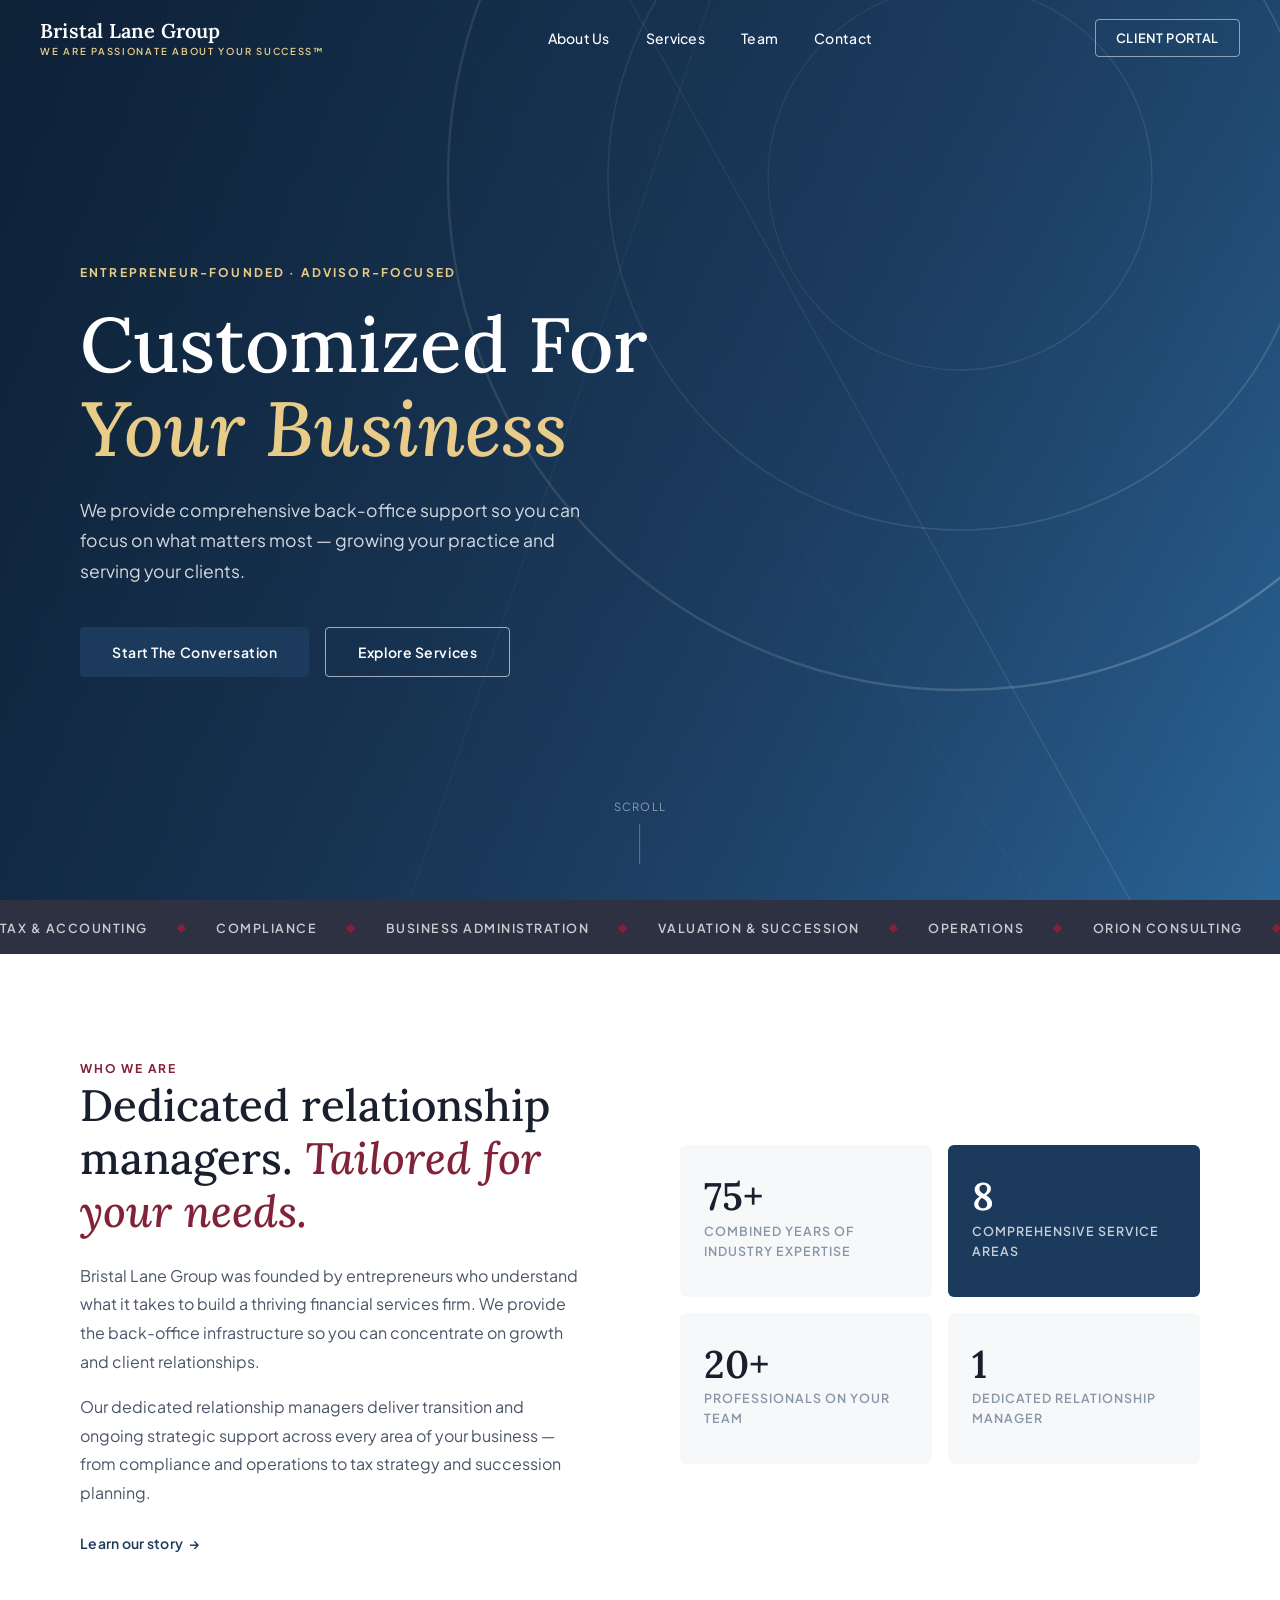
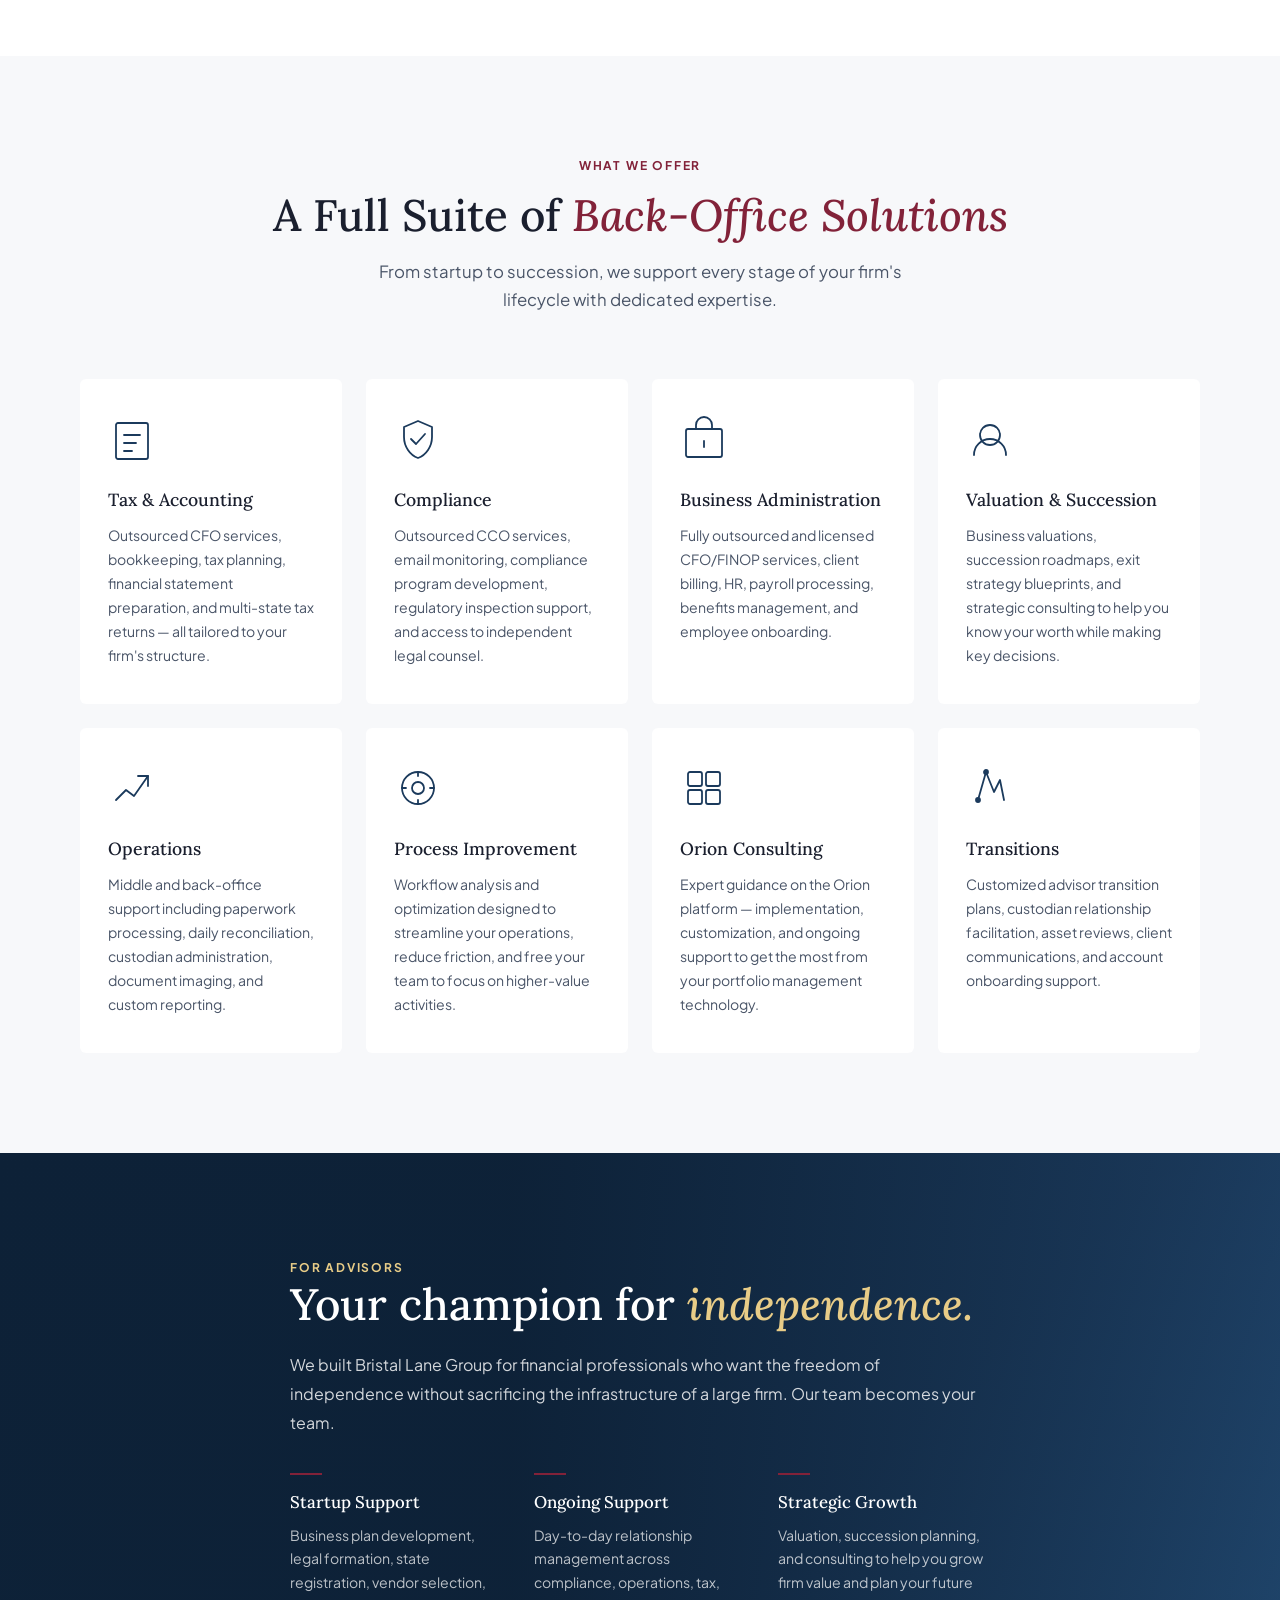
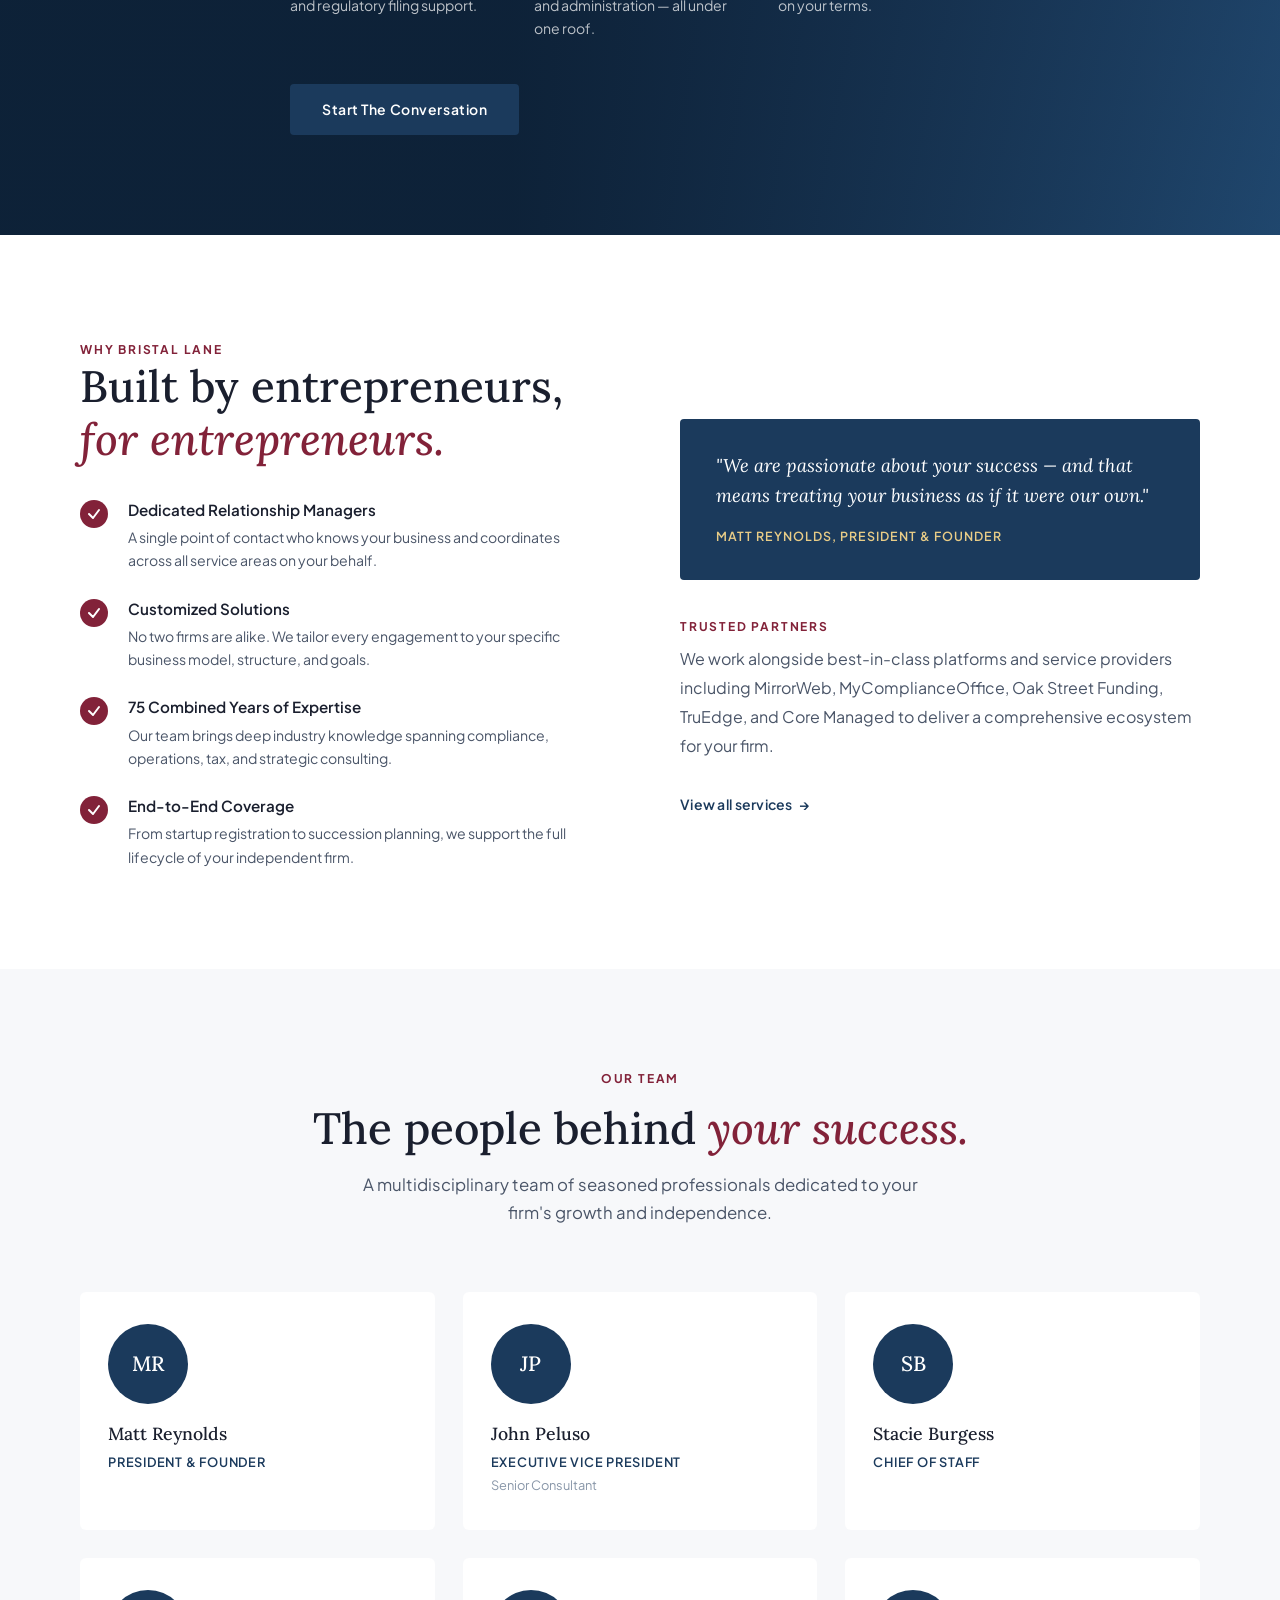
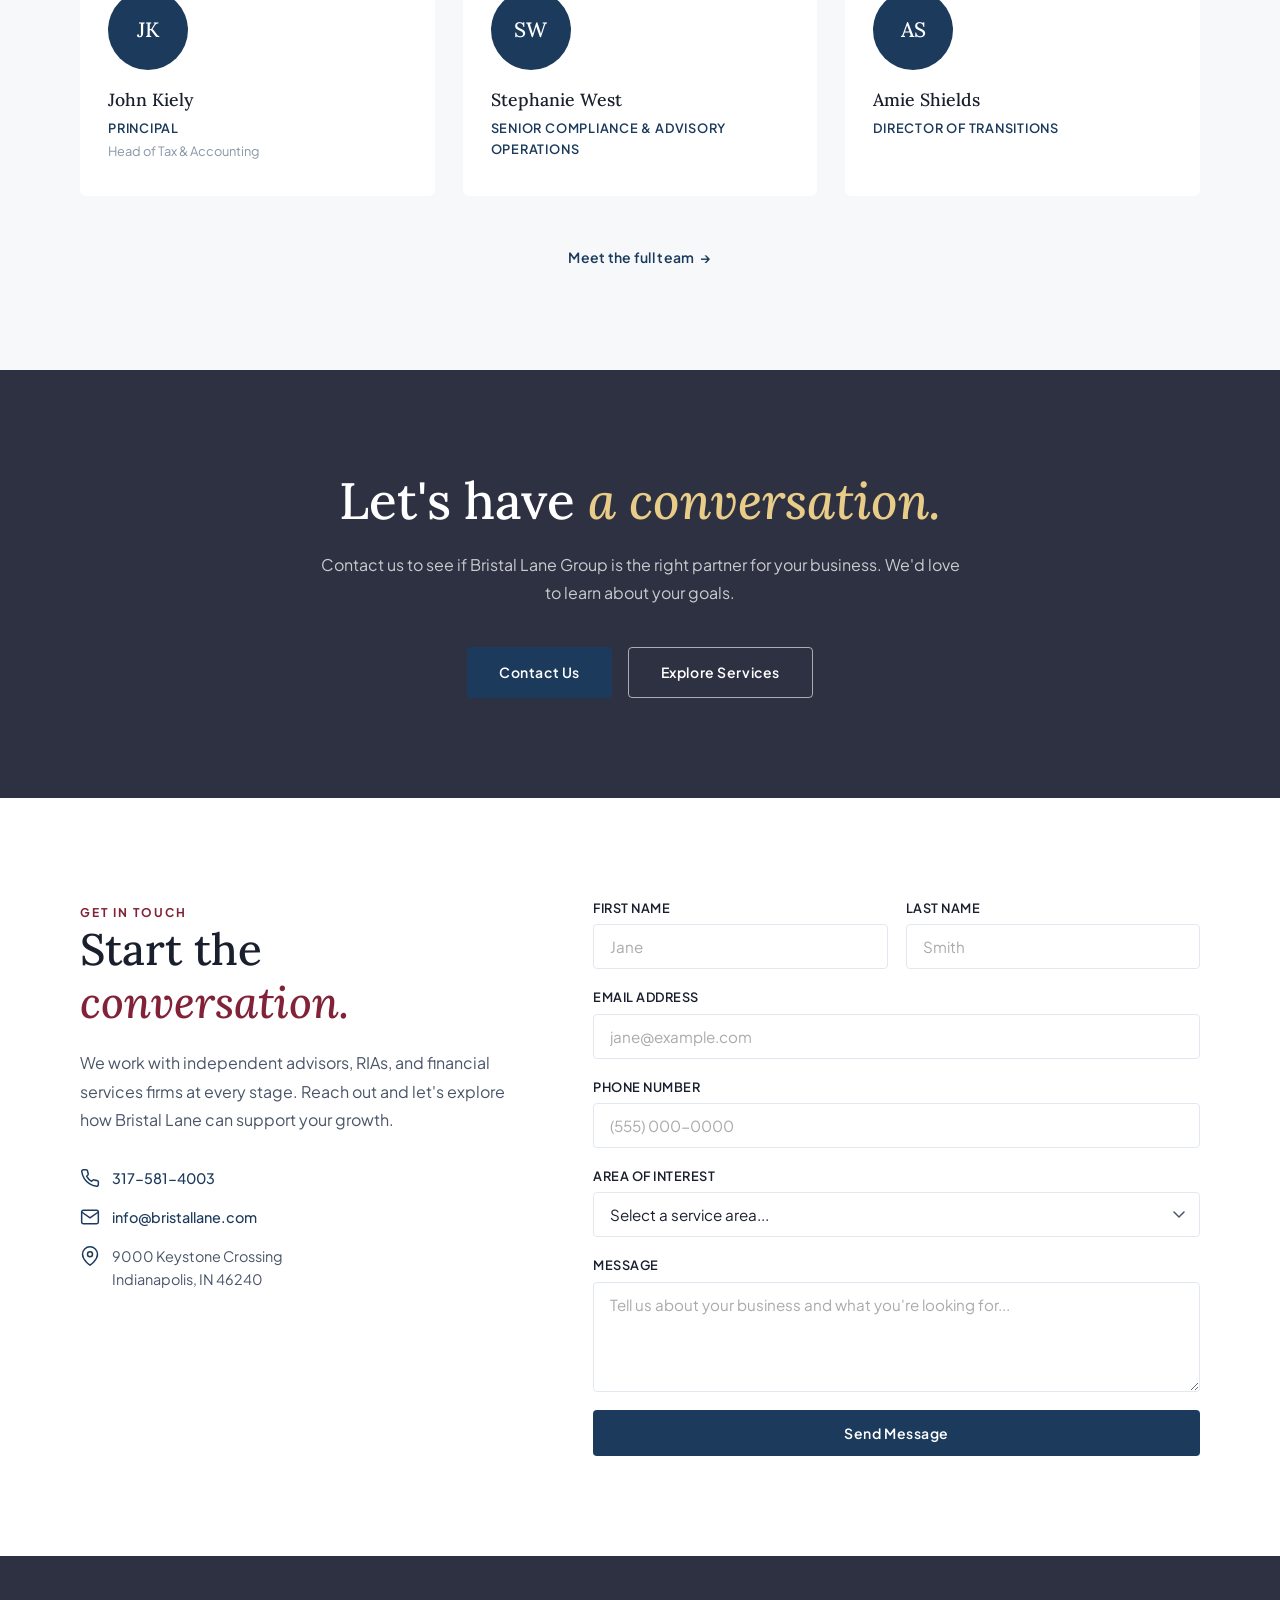
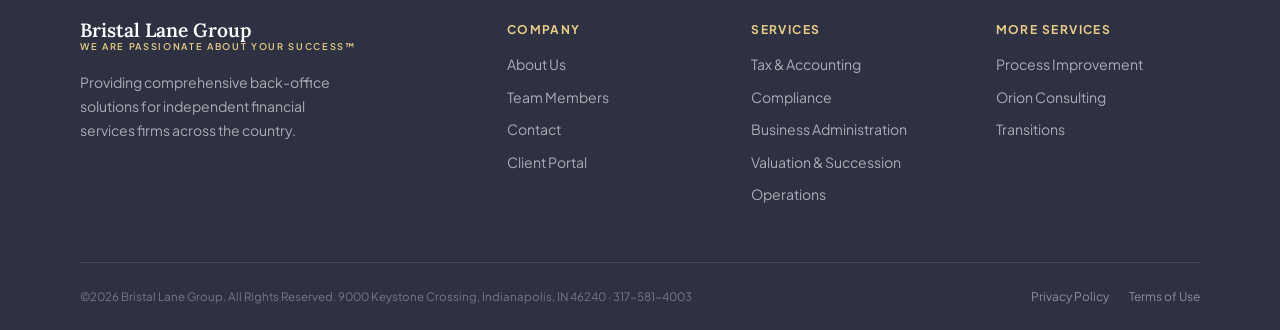
<file: index.html>
<!DOCTYPE html>
<html lang="en">
<head>
  <meta charset="UTF-8" />
  <meta name="viewport" content="width=device-width, initial-scale=1.0" />
  <title>Bristal Lane Group — We are passionate about your success</title>
  <link rel="preconnect" href="https://fonts.googleapis.com" />
  <link rel="preconnect" href="https://fonts.gstatic.com" crossorigin />
  <link href="https://fonts.googleapis.com/css2?family=Lora:ital,wght@0,400;0,500;0,600;0,700;1,400;1,500&family=Plus+Jakarta+Sans:wght@300;400;500;600;700&display=swap" rel="stylesheet" />
  <link rel="stylesheet" href="styles.css" />
</head>
<body>

  <!-- NAVIGATION -->
  <header class="site-header" id="site-header">
    <div class="nav-container">
      <a href="index.html" class="nav-logo">
        <div class="nav-logo-text">
          <span class="logo-name">Bristal Lane Group</span>
          <span class="logo-tagline">We are passionate about your success™</span>
        </div>
      </a>
      <nav class="nav-links">
        <a href="about.html">About Us</a>
        <a href="services.html">Services</a>
        <a href="team.html">Team</a>
        <a href="#contact">Contact</a>
      </nav>
      <div class="nav-actions">
        <a href="https://www.onvio.us" class="btn-login" target="_blank" rel="noopener">Client Portal</a>
        <button class="nav-hamburger" id="nav-hamburger" aria-label="Open menu">
          <span></span><span></span><span></span>
        </button>
      </div>
    </div>
    <div class="mobile-menu" id="mobile-menu">
      <a href="about.html">About Us</a>
      <a href="services.html">Services</a>
      <a href="team.html">Team</a>
      <a href="#contact">Contact</a>
      <a href="https://www.onvio.us" class="mobile-login" target="_blank" rel="noopener">Client Portal</a>
    </div>
  </header>

  <!-- HERO -->
  <section class="hero">
    <div class="hero-shapes">
      <svg viewBox="0 0 800 900" fill="none" xmlns="http://www.w3.org/2000/svg" preserveAspectRatio="xMidYMid slice">
        <circle class="hs-ring hs-ring-1" cx="600" cy="280" r="320" stroke="white" stroke-width="1.5"/>
        <circle class="hs-ring hs-ring-2" cx="600" cy="280" r="220" stroke="white" stroke-width="1"/>
        <circle class="hs-ring hs-ring-3" cx="600" cy="280" r="120" stroke="white" stroke-width="0.8"/>
        <line class="hs-line hs-line-1" x1="300" y1="0" x2="800" y2="900" stroke="white" stroke-width="0.8"/>
        <line class="hs-line hs-line-2" x1="500" y1="0" x2="200" y2="900" stroke="white" stroke-width="0.8"/>
        <line class="hs-line hs-line-3" x1="160" y1="0" x2="760" y2="900" stroke="white" stroke-width="0.5"/>
      </svg>
    </div>
    <div class="hero-overlay"></div>
    <div class="hero-content">
      <p class="hero-eyebrow">Entrepreneur-Founded &middot; Advisor-Focused</p>
      <h1 class="hero-headline">Customized For <em>Your Business</em></h1>
      <p class="hero-sub">We provide comprehensive back-office support so you can focus on what matters most — growing your practice and serving your clients.</p>
      <div class="hero-ctas">
        <a href="#contact" class="btn-primary">Start The Conversation</a>
        <a href="services.html" class="btn-outline">Explore Services</a>
      </div>
    </div>
    <div class="hero-scroll-indicator">
      Scroll <span></span>
    </div>
  </section>

  <!-- TRUST BAR -->
  <div class="trust-bar">
    <div class="trust-bar-inner">
      <span>Tax &amp; Accounting</span><span class="dot">◆</span>
      <span>Compliance</span><span class="dot">◆</span>
      <span>Business Administration</span><span class="dot">◆</span>
      <span>Valuation &amp; Succession</span><span class="dot">◆</span>
      <span>Operations</span><span class="dot">◆</span>
      <span>Orion Consulting</span><span class="dot">◆</span>
      <span>Transitions</span><span class="dot">◆</span>
      <span>Process Improvement</span><span class="dot">◆</span>
      <!-- duplicate for seamless loop -->
      <span>Tax &amp; Accounting</span><span class="dot">◆</span>
      <span>Compliance</span><span class="dot">◆</span>
      <span>Business Administration</span><span class="dot">◆</span>
      <span>Valuation &amp; Succession</span><span class="dot">◆</span>
      <span>Operations</span><span class="dot">◆</span>
      <span>Orion Consulting</span><span class="dot">◆</span>
      <span>Transitions</span><span class="dot">◆</span>
      <span>Process Improvement</span><span class="dot">◆</span>
    </div>
  </div>

  <!-- INTRO -->
  <section class="intro-section" id="about">
    <div class="container">
      <div class="intro-grid">
        <div class="intro-text" data-reveal>
          <span class="section-eyebrow">Who We Are</span>
          <h2 class="section-heading">Dedicated relationship managers. <em>Tailored for your needs.</em></h2>
          <p class="body-copy">Bristal Lane Group was founded by entrepreneurs who understand what it takes to build a thriving financial services firm. We provide the back-office infrastructure so you can concentrate on growth and client relationships.</p>
          <p class="body-copy">Our dedicated relationship managers deliver transition and ongoing strategic support across every area of your business — from compliance and operations to tax strategy and succession planning.</p>
          <a href="about.html" class="btn-text-link" style="margin-top:8px;">Learn our story <span class="arrow">→</span></a>
        </div>
        <div class="intro-stats">
          <div class="stat-card" data-reveal>
            <span class="stat-number" data-count="75" data-suffix="+">75+</span>
            <span class="stat-label">Combined Years of Industry Expertise</span>
          </div>
          <div class="stat-card accent" data-reveal>
            <span class="stat-number" data-count="8">8</span>
            <span class="stat-label">Comprehensive Service Areas</span>
          </div>
          <div class="stat-card" data-reveal>
            <span class="stat-number" data-count="20" data-suffix="+">20+</span>
            <span class="stat-label">Professionals on Your Team</span>
          </div>
          <div class="stat-card" data-reveal>
            <span class="stat-number" data-count="1">1</span>
            <span class="stat-label">Dedicated Relationship Manager</span>
          </div>
        </div>
      </div>
    </div>
  </section>

  <!-- SERVICES -->
  <section class="services-section" id="services">
    <div class="container">
      <div class="section-header" data-reveal>
        <span class="section-eyebrow">What We Offer</span>
        <h2 class="section-heading">A Full Suite of <em>Back-Office Solutions</em></h2>
        <p class="section-sub">From startup to succession, we support every stage of your firm's lifecycle with dedicated expertise.</p>
      </div>
      <div class="services-grid">
        <a class="service-card" href="services.html#tax-accounting" data-reveal>
          <svg class="service-icon" viewBox="0 0 48 48" fill="none" stroke="currentColor" stroke-width="1.8" stroke-linecap="round" stroke-linejoin="round">
            <rect x="8" y="8" width="32" height="36" rx="2"/><line x1="16" y1="20" x2="32" y2="20"/><line x1="16" y1="28" x2="28" y2="28"/><line x1="16" y1="36" x2="24" y2="36"/>
          </svg>
          <h3>Tax &amp; Accounting</h3>
          <p>Outsourced CFO services, bookkeeping, tax planning, financial statement preparation, and multi-state tax returns — all tailored to your firm's structure.</p>
        </a>
        <a class="service-card" href="services.html#compliance" data-reveal>
          <svg class="service-icon" viewBox="0 0 48 48" fill="none" stroke="currentColor" stroke-width="1.8" stroke-linecap="round" stroke-linejoin="round">
            <path d="M24 6L10 12v10c0 9.4 5.9 18.2 14 21 8.1-2.8 14-11.6 14-21V12L24 6z"/><polyline points="17,24 22,29 31,19"/>
          </svg>
          <h3>Compliance</h3>
          <p>Outsourced CCO services, email monitoring, compliance program development, regulatory inspection support, and access to independent legal counsel.</p>
        </a>
        <a class="service-card" href="services.html#business-administration" data-reveal>
          <svg class="service-icon" viewBox="0 0 48 48" fill="none" stroke="currentColor" stroke-width="1.8" stroke-linecap="round" stroke-linejoin="round">
            <rect x="6" y="14" width="36" height="28" rx="2"/><path d="M16 14V10a8 8 0 0116 0v4"/><line x1="24" y1="26" x2="24" y2="32"/>
          </svg>
          <h3>Business Administration</h3>
          <p>Fully outsourced and licensed CFO/FINOP services, client billing, HR, payroll processing, benefits management, and employee onboarding.</p>
        </a>
        <a class="service-card" href="services.html#valuation-succession" data-reveal>
          <svg class="service-icon" viewBox="0 0 48 48" fill="none" stroke="currentColor" stroke-width="1.8" stroke-linecap="round" stroke-linejoin="round">
            <circle cx="24" cy="20" r="10"/><path d="M8 40c0-8.8 7.2-16 16-16s16 7.2 16 16"/>
          </svg>
          <h3>Valuation &amp; Succession</h3>
          <p>Business valuations, succession roadmaps, exit strategy blueprints, and strategic consulting to help you know your worth while making key decisions.</p>
        </a>
        <a class="service-card" href="services.html#operations" data-reveal>
          <svg class="service-icon" viewBox="0 0 48 48" fill="none" stroke="currentColor" stroke-width="1.8" stroke-linecap="round" stroke-linejoin="round">
            <polyline points="8,36 18,26 26,32 40,12"/><polyline points="30,12 40,12 40,22"/>
          </svg>
          <h3>Operations</h3>
          <p>Middle and back-office support including paperwork processing, daily reconciliation, custodian administration, document imaging, and custom reporting.</p>
        </a>
        <a class="service-card" href="services.html#additional-services" data-reveal>
          <svg class="service-icon" viewBox="0 0 48 48" fill="none" stroke="currentColor" stroke-width="1.8" stroke-linecap="round" stroke-linejoin="round">
            <circle cx="24" cy="24" r="16"/><path d="M24 8v4M24 36v4M8 24h4M36 24h4"/><circle cx="24" cy="24" r="6"/>
          </svg>
          <h3>Process Improvement</h3>
          <p>Workflow analysis and optimization designed to streamline your operations, reduce friction, and free your team to focus on higher-value activities.</p>
        </a>
        <a class="service-card" href="services.html#additional-services" data-reveal>
          <svg class="service-icon" viewBox="0 0 48 48" fill="none" stroke="currentColor" stroke-width="1.8" stroke-linecap="round" stroke-linejoin="round">
            <rect x="8" y="8" width="14" height="14" rx="2"/><rect x="26" y="8" width="14" height="14" rx="2"/><rect x="8" y="26" width="14" height="14" rx="2"/><rect x="26" y="26" width="14" height="14" rx="2"/>
          </svg>
          <h3>Orion Consulting</h3>
          <p>Expert guidance on the Orion platform — implementation, customization, and ongoing support to get the most from your portfolio management technology.</p>
        </a>
        <a class="service-card" href="services.html#additional-services" data-reveal>
          <svg class="service-icon" viewBox="0 0 48 48" fill="none" stroke="currentColor" stroke-width="1.8" stroke-linecap="round" stroke-linejoin="round">
            <path d="M12 36l8-28 8 20 6-12 4 20"/><circle cx="12" cy="36" r="2" fill="currentColor"/><circle cx="20" cy="8" r="2" fill="currentColor"/>
          </svg>
          <h3>Transitions</h3>
          <p>Customized advisor transition plans, custodian relationship facilitation, asset reviews, client communications, and account onboarding support.</p>
        </a>
      </div>
    </div>
  </section>

  <!-- ABOUT DARK SECTION -->
  <section class="about-section" id="advisors">
    <div class="about-overlay"></div>
    <div class="container">
      <div class="about-content">
        <span class="section-eyebrow light" data-reveal>For Advisors</span>
        <h2 class="section-heading light" data-reveal>Your champion for <em>independence.</em></h2>
        <p class="body-copy light" data-reveal>We built Bristal Lane Group for financial professionals who want the freedom of independence without sacrificing the infrastructure of a large firm. Our team becomes your team.</p>
        <div class="about-pillars">
          <div class="about-pillar" data-reveal>
            <div class="pillar-line"></div>
            <h4>Startup Support</h4>
            <p>Business plan development, legal formation, state registration, vendor selection, and regulatory filing support.</p>
          </div>
          <div class="about-pillar" data-reveal>
            <div class="pillar-line"></div>
            <h4>Ongoing Support</h4>
            <p>Day-to-day relationship management across compliance, operations, tax, and administration — all under one roof.</p>
          </div>
          <div class="about-pillar" data-reveal>
            <div class="pillar-line"></div>
            <h4>Strategic Growth</h4>
            <p>Valuation, succession planning, and consulting to help you grow firm value and plan your future on your terms.</p>
          </div>
        </div>
        <a href="#contact" class="btn-primary" data-reveal>Start The Conversation</a>
      </div>
    </div>
  </section>

  <!-- WHY SECTION -->
  <section class="why-section">
    <div class="container">
      <div class="why-grid">
        <div data-reveal>
          <span class="section-eyebrow">Why Bristal Lane</span>
          <h2 class="section-heading">Built by entrepreneurs, <em>for entrepreneurs.</em></h2>
          <ul class="why-list">
            <li>
              <div class="why-check">
                <svg viewBox="0 0 14 14" fill="none" stroke="currentColor" stroke-width="2" stroke-linecap="round" stroke-linejoin="round"><polyline points="2,7 6,11 12,3"/></svg>
              </div>
              <div>
                <strong>Dedicated Relationship Managers</strong>
                <p>A single point of contact who knows your business and coordinates across all service areas on your behalf.</p>
              </div>
            </li>
            <li>
              <div class="why-check">
                <svg viewBox="0 0 14 14" fill="none" stroke="currentColor" stroke-width="2" stroke-linecap="round" stroke-linejoin="round"><polyline points="2,7 6,11 12,3"/></svg>
              </div>
              <div>
                <strong>Customized Solutions</strong>
                <p>No two firms are alike. We tailor every engagement to your specific business model, structure, and goals.</p>
              </div>
            </li>
            <li>
              <div class="why-check">
                <svg viewBox="0 0 14 14" fill="none" stroke="currentColor" stroke-width="2" stroke-linecap="round" stroke-linejoin="round"><polyline points="2,7 6,11 12,3"/></svg>
              </div>
              <div>
                <strong>75 Combined Years of Expertise</strong>
                <p>Our team brings deep industry knowledge spanning compliance, operations, tax, and strategic consulting.</p>
              </div>
            </li>
            <li>
              <div class="why-check">
                <svg viewBox="0 0 14 14" fill="none" stroke="currentColor" stroke-width="2" stroke-linecap="round" stroke-linejoin="round"><polyline points="2,7 6,11 12,3"/></svg>
              </div>
              <div>
                <strong>End-to-End Coverage</strong>
                <p>From startup registration to succession planning, we support the full lifecycle of your independent firm.</p>
              </div>
            </li>
          </ul>
        </div>
        <div data-reveal>
          <div class="why-accent-block">
            <p class="accent-quote">"We are passionate about your success — and that means treating your business as if it were our own."</p>
            <span class="accent-attr">Matt Reynolds, President &amp; Founder</span>
          </div>
          <div style="margin-top:32px;">
            <span class="section-eyebrow">Trusted Partners</span>
            <p class="body-copy" style="margin-top:8px;">We work alongside best-in-class platforms and service providers including MirrorWeb, MyComplianceOffice, Oak Street Funding, TruEdge, and Core Managed to deliver a comprehensive ecosystem for your firm.</p>
            <a href="services.html" class="btn-text-link" style="margin-top:16px;">View all services <span class="arrow">→</span></a>
          </div>
        </div>
      </div>
    </div>
  </section>

  <!-- TEAM PREVIEW -->
  <section class="team-section" id="team">
    <div class="container">
      <div class="section-header" data-reveal>
        <span class="section-eyebrow">Our Team</span>
        <h2 class="section-heading">The people behind <em>your success.</em></h2>
        <p class="section-sub">A multidisciplinary team of seasoned professionals dedicated to your firm's growth and independence.</p>
      </div>
      <div class="team-grid">
        <div class="team-card" data-reveal>
          <div class="team-avatar">MR</div>
          <h3>Matt Reynolds</h3>
          <p class="team-title">President &amp; Founder</p>
        </div>
        <div class="team-card" data-reveal>
          <div class="team-avatar">JP</div>
          <h3>John Peluso</h3>
          <p class="team-title">Executive Vice President</p>
          <p class="team-dept">Senior Consultant</p>
        </div>
        <div class="team-card" data-reveal>
          <div class="team-avatar">SB</div>
          <h3>Stacie Burgess</h3>
          <p class="team-title">Chief of Staff</p>
        </div>
        <div class="team-card" data-reveal>
          <div class="team-avatar">JK</div>
          <h3>John Kiely</h3>
          <p class="team-title">Principal</p>
          <p class="team-dept">Head of Tax &amp; Accounting</p>
        </div>
        <div class="team-card" data-reveal>
          <div class="team-avatar">SW</div>
          <h3>Stephanie West</h3>
          <p class="team-title">Senior Compliance &amp; Advisory Operations</p>
        </div>
        <div class="team-card" data-reveal>
          <div class="team-avatar">AS</div>
          <h3>Amie Shields</h3>
          <p class="team-title">Director of Transitions</p>
        </div>
      </div>
      <div style="text-align:center;margin-top:48px;" data-reveal>
        <a href="team.html" class="btn-text-link">Meet the full team <span class="arrow">→</span></a>
      </div>
    </div>
  </section>

  <!-- CTA BANNER -->
  <section class="cta-banner">
    <div class="container">
      <div class="cta-inner" data-reveal>
        <h2>Let's have <em>a conversation.</em></h2>
        <p>Contact us to see if Bristal Lane Group is the right partner for your business. We'd love to learn about your goals.</p>
        <div class="cta-buttons">
          <a href="#contact" class="btn-primary">Contact Us</a>
          <a href="services.html" class="btn-outline">Explore Services</a>
        </div>
      </div>
    </div>
  </section>

  <!-- CONTACT -->
  <section class="contact-section" id="contact">
    <div class="container">
      <div class="contact-grid">
        <div data-reveal>
          <span class="section-eyebrow">Get In Touch</span>
          <h2 class="section-heading">Start the <em>conversation.</em></h2>
          <p class="body-copy">We work with independent advisors, RIAs, and financial services firms at every stage. Reach out and let's explore how Bristal Lane can support your growth.</p>
          <div class="contact-details">
            <div class="contact-item">
              <svg viewBox="0 0 24 24" fill="none" stroke="currentColor" stroke-width="1.8" stroke-linecap="round" stroke-linejoin="round"><path d="M22 16.9v3a2 2 0 01-2.2 2 19.8 19.8 0 01-8.6-3.1 19.5 19.5 0 01-6-6 19.8 19.8 0 01-3.1-8.7A2 2 0 014.1 2h3a2 2 0 012 1.7c.1 1 .4 2 .7 2.9a2 2 0 01-.5 2.1L8 10a16 16 0 006 6l1.3-1.3a2 2 0 012.1-.4c.9.3 1.9.6 2.9.7a2 2 0 011.7 2z"/></svg>
              <span><a href="tel:3175814003">317-581-4003</a></span>
            </div>
            <div class="contact-item">
              <svg viewBox="0 0 24 24" fill="none" stroke="currentColor" stroke-width="1.8" stroke-linecap="round" stroke-linejoin="round"><path d="M4 4h16c1.1 0 2 .9 2 2v12c0 1.1-.9 2-2 2H4c-1.1 0-2-.9-2-2V6c0-1.1.9-2 2-2z"/><polyline points="22,6 12,13 2,6"/></svg>
              <span><a href="mailto:info@bristallane.com">info@bristallane.com</a></span>
            </div>
            <div class="contact-item">
              <svg viewBox="0 0 24 24" fill="none" stroke="currentColor" stroke-width="1.8" stroke-linecap="round" stroke-linejoin="round"><path d="M21 10c0 7-9 13-9 13S3 17 3 10a9 9 0 0118 0z"/><circle cx="12" cy="10" r="3"/></svg>
              <span>9000 Keystone Crossing<br>Indianapolis, IN 46240</span>
            </div>
          </div>
        </div>
        <form class="contact-form" data-reveal>
          <div class="form-row">
            <div class="form-group">
              <label for="first-name">First Name</label>
              <input type="text" id="first-name" placeholder="Jane" required />
            </div>
            <div class="form-group">
              <label for="last-name">Last Name</label>
              <input type="text" id="last-name" placeholder="Smith" required />
            </div>
          </div>
          <div class="form-group">
            <label for="email">Email Address</label>
            <input type="email" id="email" placeholder="jane@example.com" required />
          </div>
          <div class="form-group">
            <label for="phone">Phone Number</label>
            <input type="tel" id="phone" placeholder="(555) 000-0000" />
          </div>
          <div class="form-group">
            <label for="subject">Area of Interest</label>
            <select id="subject">
              <option value="">Select a service area...</option>
              <option>Tax &amp; Accounting</option>
              <option>Compliance</option>
              <option>Business Administration</option>
              <option>Valuation &amp; Succession Planning</option>
              <option>Operations</option>
              <option>Process Improvement</option>
              <option>Orion Consulting</option>
              <option>Transitions</option>
              <option>General Inquiry</option>
            </select>
          </div>
          <div class="form-group">
            <label for="message">Message</label>
            <textarea id="message" rows="4" placeholder="Tell us about your business and what you're looking for..."></textarea>
          </div>
          <button type="submit" class="btn-primary full-width">Send Message</button>
        </form>
      </div>
    </div>
  </section>

  <!-- FOOTER -->
  <footer class="site-footer">
    <div class="container">
      <div class="footer-top">
        <div class="footer-brand">
          <div class="footer-logo-text">
            <span class="logo-name">Bristal Lane Group</span>
            <span class="logo-tagline">We are passionate about your success™</span>
          </div>
          <p>Providing comprehensive back-office solutions for independent financial services firms across the country.</p>
        </div>
        <div class="footer-links">
          <div class="footer-col">
            <h4>Company</h4>
            <a href="about.html">About Us</a>
            <a href="team.html">Team Members</a>
            <a href="#contact">Contact</a>
            <a href="https://www.onvio.us" target="_blank" rel="noopener">Client Portal</a>
          </div>
          <div class="footer-col">
            <h4>Services</h4>
            <a href="services.html">Tax &amp; Accounting</a>
            <a href="services.html">Compliance</a>
            <a href="services.html">Business Administration</a>
            <a href="services.html">Valuation &amp; Succession</a>
            <a href="services.html">Operations</a>
          </div>
          <div class="footer-col">
            <h4>More Services</h4>
            <a href="services.html">Process Improvement</a>
            <a href="services.html">Orion Consulting</a>
            <a href="services.html">Transitions</a>
          </div>
        </div>
      </div>
      <div class="footer-bottom">
        <p class="footer-legal">&copy;2026 Bristal Lane Group. All Rights Reserved. 9000 Keystone Crossing, Indianapolis, IN 46240 &middot; 317-581-4003</p>
        <div class="footer-bottom-links">
          <a href="#">Privacy Policy</a>
          <a href="#">Terms of Use</a>
        </div>
      </div>
    </div>
  </footer>

  <script src="main.js"></script>
</body>
</html>
</file>
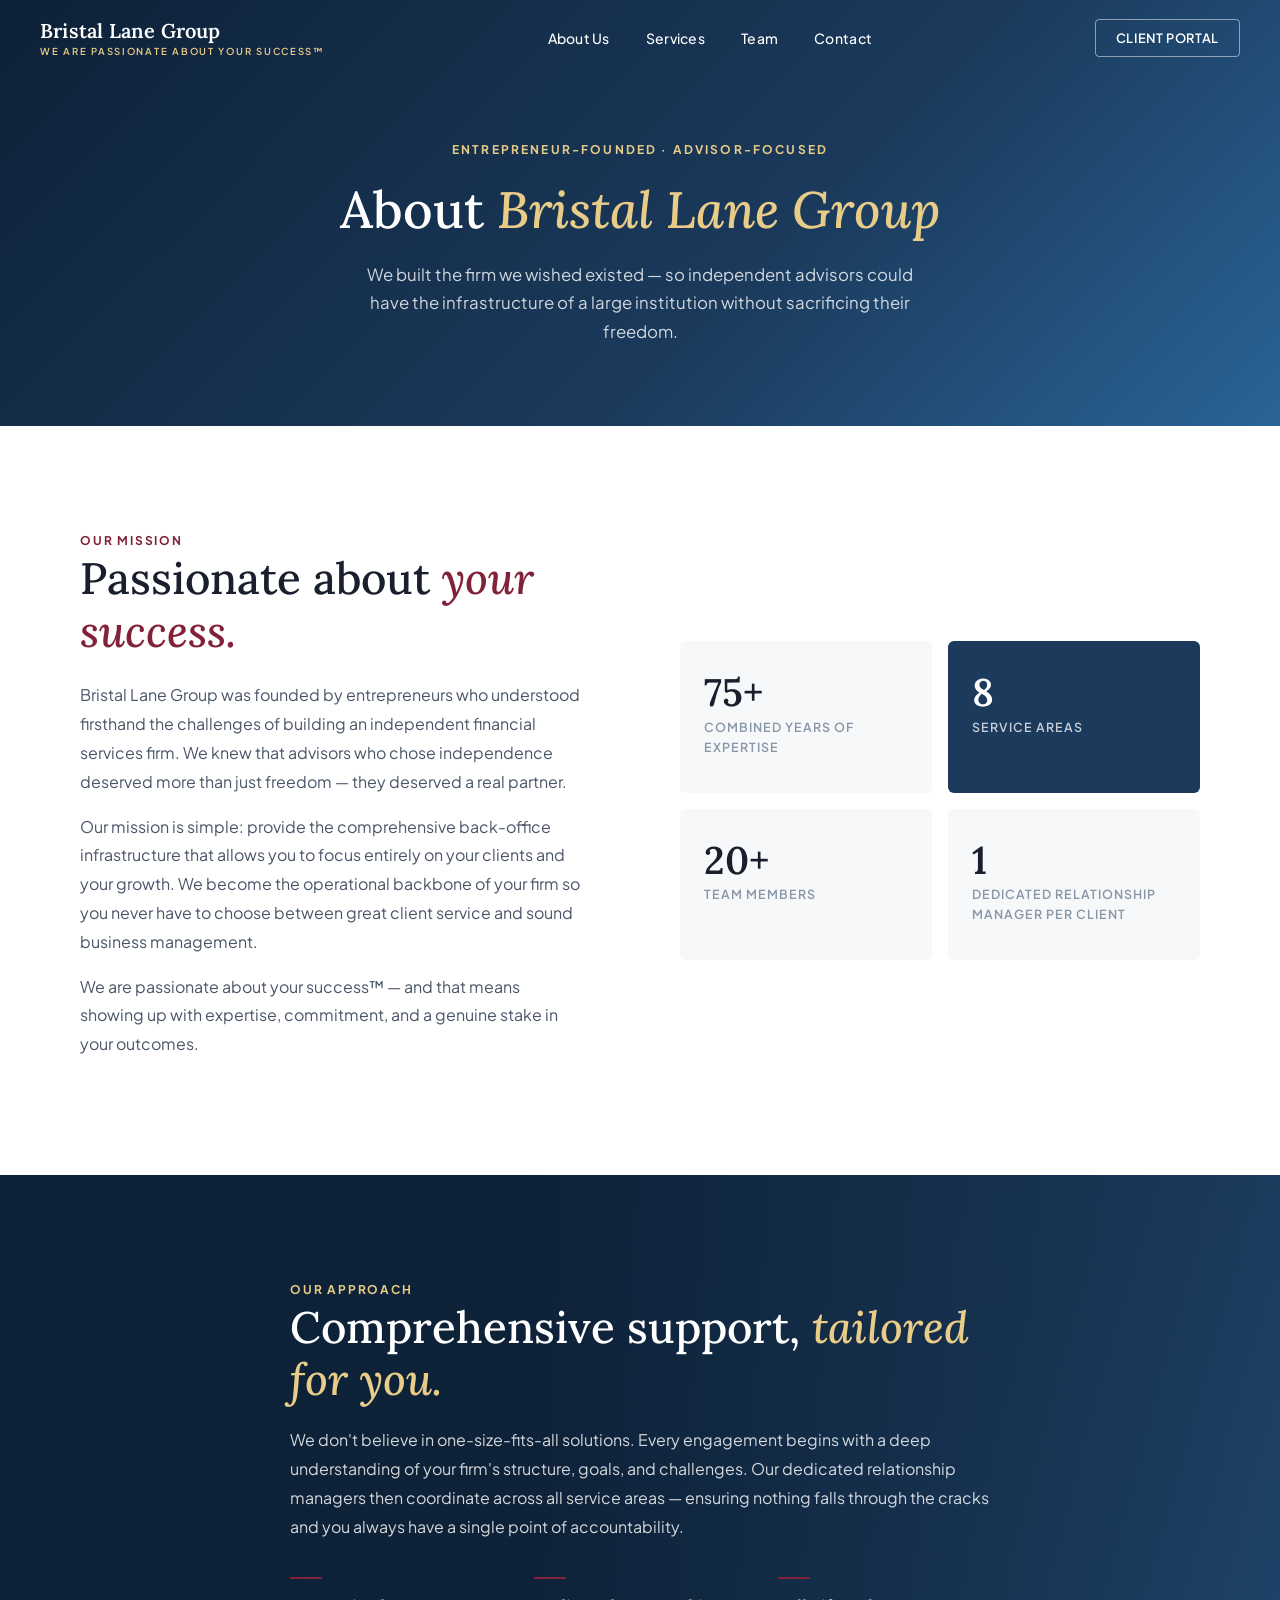
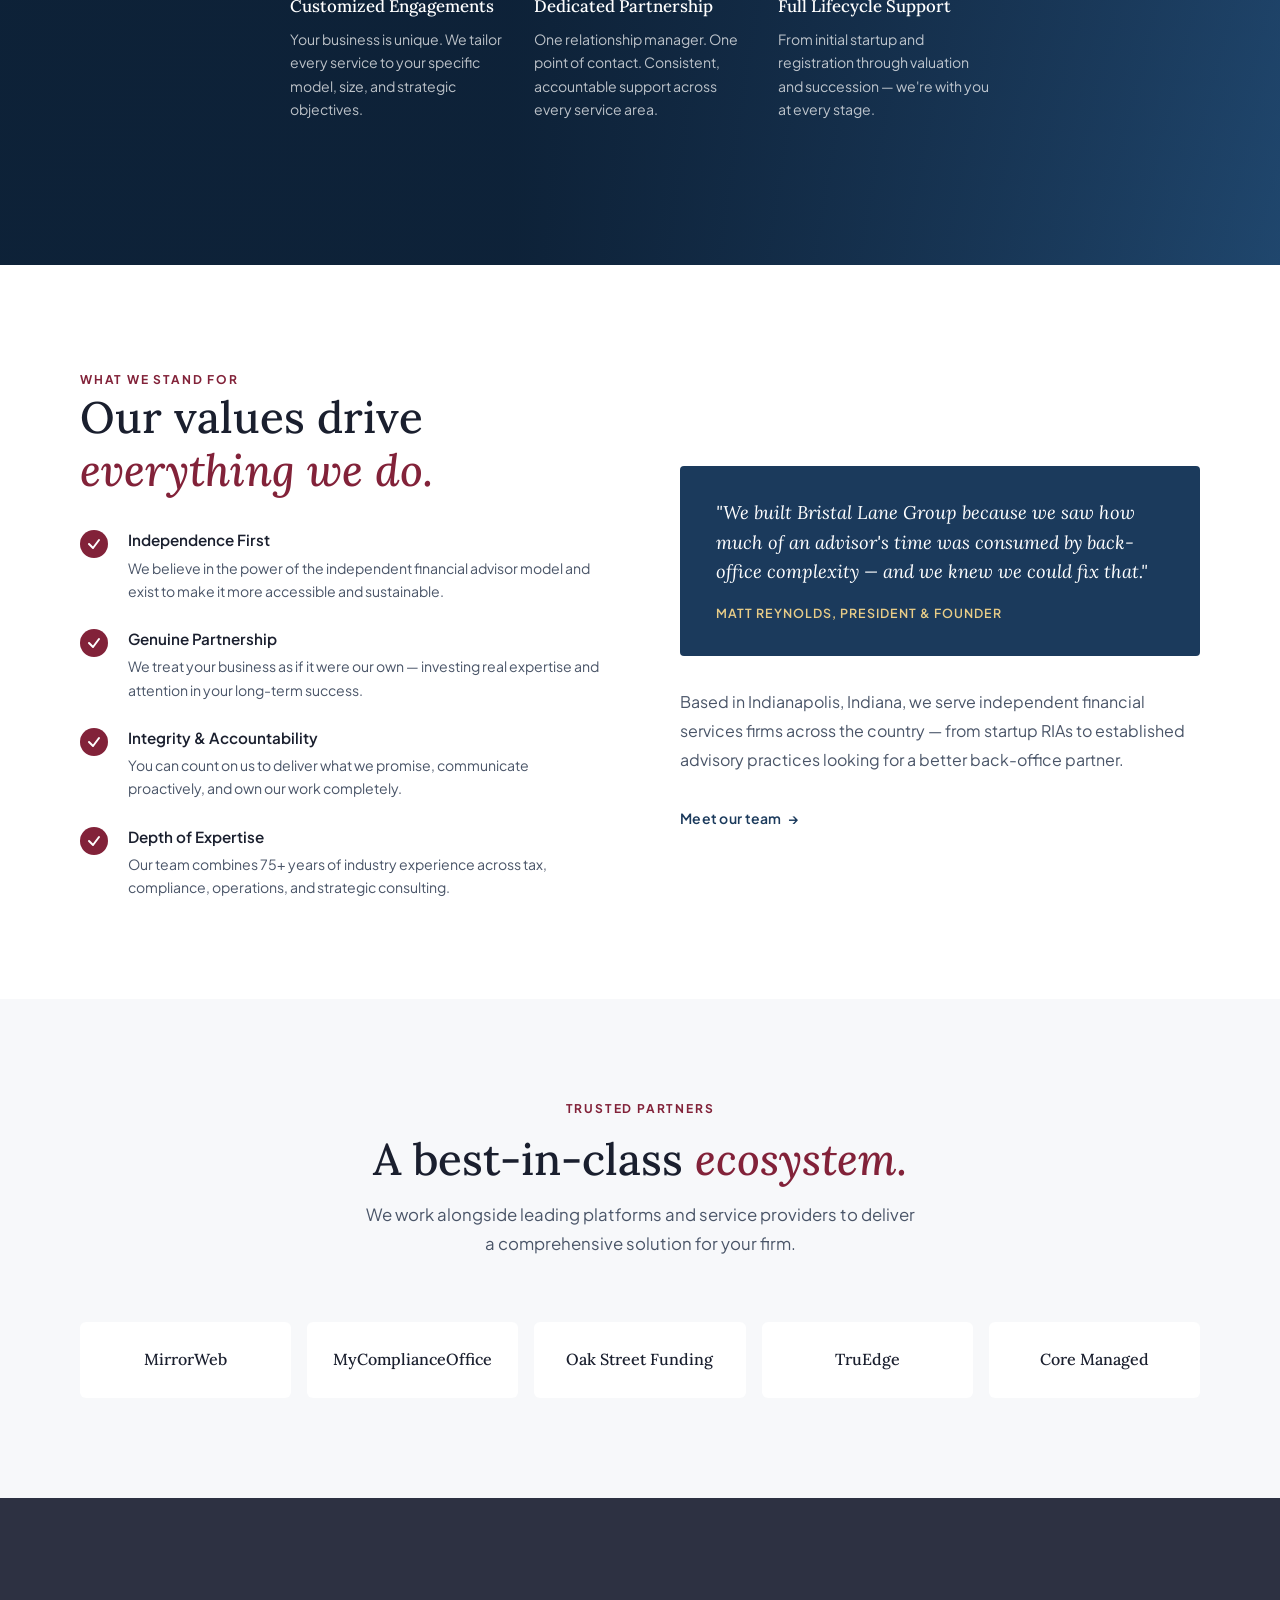
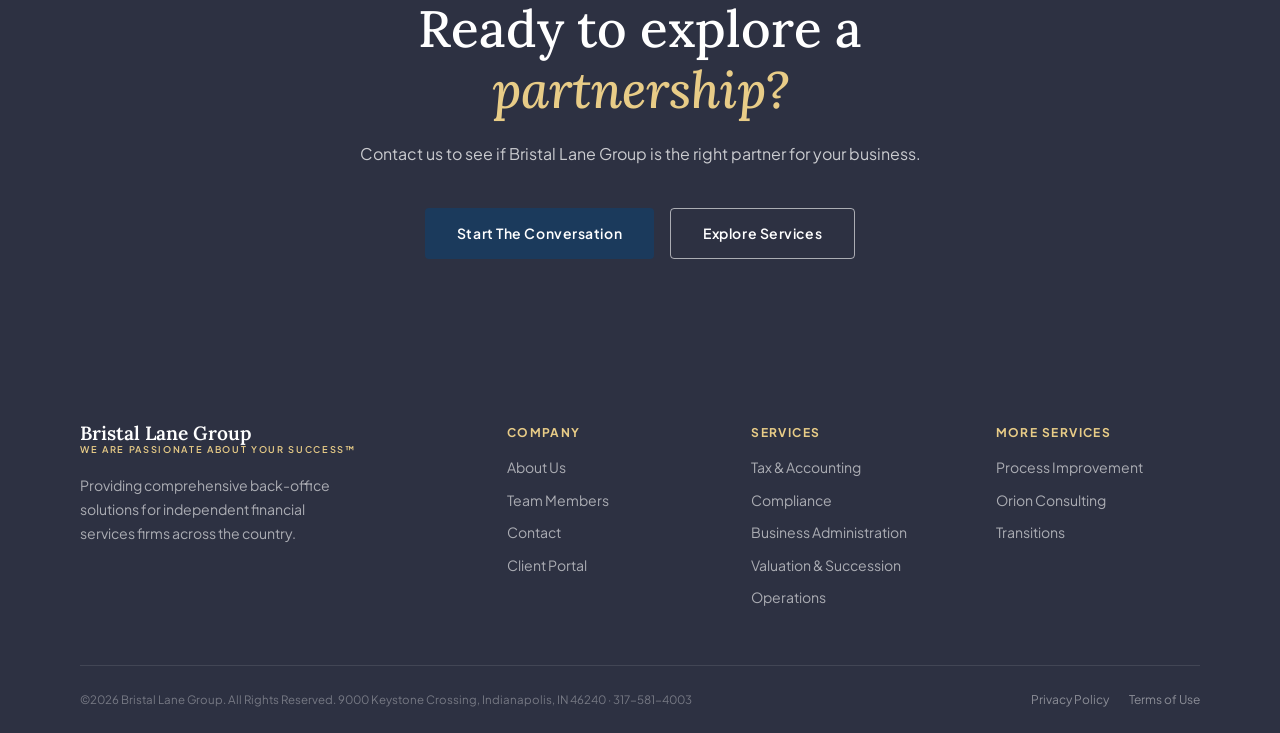
<file: about.html>
<!DOCTYPE html>
<html lang="en">
<head>
  <meta charset="UTF-8" />
  <meta name="viewport" content="width=device-width, initial-scale=1.0" />
  <title>About Us — Bristal Lane Group</title>
  <link rel="preconnect" href="https://fonts.googleapis.com" />
  <link rel="preconnect" href="https://fonts.gstatic.com" crossorigin />
  <link href="https://fonts.googleapis.com/css2?family=Lora:ital,wght@0,400;0,500;0,600;0,700;1,400;1,500&family=Plus+Jakarta+Sans:wght@300;400;500;600;700&display=swap" rel="stylesheet" />
  <link rel="stylesheet" href="styles.css" />
</head>
<body>

  <header class="site-header" id="site-header">
    <div class="nav-container">
      <a href="index.html" class="nav-logo">
        <div class="nav-logo-text">
          <span class="logo-name">Bristal Lane Group</span>
          <span class="logo-tagline">We are passionate about your success™</span>
        </div>
      </a>
      <nav class="nav-links">
        <a href="about.html">About Us</a>
        <a href="services.html">Services</a>
        <a href="team.html">Team</a>
        <a href="index.html#contact">Contact</a>
      </nav>
      <div class="nav-actions">
        <a href="https://www.onvio.us" class="btn-login" target="_blank" rel="noopener">Client Portal</a>
        <button class="nav-hamburger" id="nav-hamburger" aria-label="Open menu">
          <span></span><span></span><span></span>
        </button>
      </div>
    </div>
    <div class="mobile-menu" id="mobile-menu">
      <a href="about.html">About Us</a>
      <a href="services.html">Services</a>
      <a href="team.html">Team</a>
      <a href="index.html#contact">Contact</a>
      <a href="https://www.onvio.us" class="mobile-login" target="_blank" rel="noopener">Client Portal</a>
    </div>
  </header>

  <div class="page-hero">
    <div class="container">
      <p class="hero-eyebrow">Entrepreneur-Founded &middot; Advisor-Focused</p>
      <h1 class="section-heading light">About <em>Bristal Lane Group</em></h1>
      <p class="section-sub" style="color:rgba(255,255,255,0.8)">We built the firm we wished existed — so independent advisors could have the infrastructure of a large institution without sacrificing their freedom.</p>
    </div>
  </div>

  <!-- MISSION -->
  <section class="intro-section">
    <div class="container">
      <div class="intro-grid">
        <div class="intro-text" data-reveal>
          <span class="section-eyebrow">Our Mission</span>
          <h2 class="section-heading">Passionate about <em>your success.</em></h2>
          <p class="body-copy">Bristal Lane Group was founded by entrepreneurs who understood firsthand the challenges of building an independent financial services firm. We knew that advisors who chose independence deserved more than just freedom — they deserved a real partner.</p>
          <p class="body-copy">Our mission is simple: provide the comprehensive back-office infrastructure that allows you to focus entirely on your clients and your growth. We become the operational backbone of your firm so you never have to choose between great client service and sound business management.</p>
          <p class="body-copy">We are passionate about your success™ — and that means showing up with expertise, commitment, and a genuine stake in your outcomes.</p>
        </div>
        <div class="intro-stats">
          <div class="stat-card" data-reveal>
            <span class="stat-number">75+</span>
            <span class="stat-label">Combined Years of Expertise</span>
          </div>
          <div class="stat-card accent" data-reveal>
            <span class="stat-number">8</span>
            <span class="stat-label">Service Areas</span>
          </div>
          <div class="stat-card" data-reveal>
            <span class="stat-number">20+</span>
            <span class="stat-label">Team Members</span>
          </div>
          <div class="stat-card" data-reveal>
            <span class="stat-number">1</span>
            <span class="stat-label">Dedicated Relationship Manager per Client</span>
          </div>
        </div>
      </div>
    </div>
  </section>

  <!-- APPROACH SECTION -->
  <section class="about-section">
    <div class="about-overlay"></div>
    <div class="container">
      <div class="about-content">
        <span class="section-eyebrow light" data-reveal>Our Approach</span>
        <h2 class="section-heading light" data-reveal>Comprehensive support, <em>tailored for you.</em></h2>
        <p class="body-copy light" data-reveal>We don't believe in one-size-fits-all solutions. Every engagement begins with a deep understanding of your firm's structure, goals, and challenges. Our dedicated relationship managers then coordinate across all service areas — ensuring nothing falls through the cracks and you always have a single point of accountability.</p>
        <div class="about-pillars">
          <div class="about-pillar" data-reveal>
            <div class="pillar-line"></div>
            <h4>Customized Engagements</h4>
            <p>Your business is unique. We tailor every service to your specific model, size, and strategic objectives.</p>
          </div>
          <div class="about-pillar" data-reveal>
            <div class="pillar-line"></div>
            <h4>Dedicated Partnership</h4>
            <p>One relationship manager. One point of contact. Consistent, accountable support across every service area.</p>
          </div>
          <div class="about-pillar" data-reveal>
            <div class="pillar-line"></div>
            <h4>Full Lifecycle Support</h4>
            <p>From initial startup and registration through valuation and succession — we're with you at every stage.</p>
          </div>
        </div>
      </div>
    </div>
  </section>

  <!-- VALUES -->
  <section class="why-section">
    <div class="container">
      <div class="why-grid">
        <div data-reveal>
          <span class="section-eyebrow">What We Stand For</span>
          <h2 class="section-heading">Our values drive <em>everything we do.</em></h2>
          <ul class="why-list">
            <li>
              <div class="why-check">
                <svg viewBox="0 0 14 14" fill="none" stroke="currentColor" stroke-width="2" stroke-linecap="round" stroke-linejoin="round"><polyline points="2,7 6,11 12,3"/></svg>
              </div>
              <div>
                <strong>Independence First</strong>
                <p>We believe in the power of the independent financial advisor model and exist to make it more accessible and sustainable.</p>
              </div>
            </li>
            <li>
              <div class="why-check">
                <svg viewBox="0 0 14 14" fill="none" stroke="currentColor" stroke-width="2" stroke-linecap="round" stroke-linejoin="round"><polyline points="2,7 6,11 12,3"/></svg>
              </div>
              <div>
                <strong>Genuine Partnership</strong>
                <p>We treat your business as if it were our own — investing real expertise and attention in your long-term success.</p>
              </div>
            </li>
            <li>
              <div class="why-check">
                <svg viewBox="0 0 14 14" fill="none" stroke="currentColor" stroke-width="2" stroke-linecap="round" stroke-linejoin="round"><polyline points="2,7 6,11 12,3"/></svg>
              </div>
              <div>
                <strong>Integrity &amp; Accountability</strong>
                <p>You can count on us to deliver what we promise, communicate proactively, and own our work completely.</p>
              </div>
            </li>
            <li>
              <div class="why-check">
                <svg viewBox="0 0 14 14" fill="none" stroke="currentColor" stroke-width="2" stroke-linecap="round" stroke-linejoin="round"><polyline points="2,7 6,11 12,3"/></svg>
              </div>
              <div>
                <strong>Depth of Expertise</strong>
                <p>Our team combines 75+ years of industry experience across tax, compliance, operations, and strategic consulting.</p>
              </div>
            </li>
          </ul>
        </div>
        <div data-reveal>
          <div class="why-accent-block">
            <p class="accent-quote">"We built Bristal Lane Group because we saw how much of an advisor's time was consumed by back-office complexity — and we knew we could fix that."</p>
            <span class="accent-attr">Matt Reynolds, President &amp; Founder</span>
          </div>
          <div style="margin-top:32px;">
            <p class="body-copy">Based in Indianapolis, Indiana, we serve independent financial services firms across the country — from startup RIAs to established advisory practices looking for a better back-office partner.</p>
            <a href="team.html" class="btn-text-link" style="margin-top:16px;">Meet our team <span class="arrow">→</span></a>
          </div>
        </div>
      </div>
    </div>
  </section>

  <!-- PARTNERS -->
  <section style="padding: var(--section-pad) 0; background: var(--grey-bg);">
    <div class="container">
      <div class="section-header" data-reveal>
        <span class="section-eyebrow">Trusted Partners</span>
        <h2 class="section-heading">A best-in-class <em>ecosystem.</em></h2>
        <p class="section-sub">We work alongside leading platforms and service providers to deliver a comprehensive solution for your firm.</p>
      </div>
      <div class="services-grid" style="grid-template-columns:repeat(5,1fr);gap:16px;" data-reveal>
        <div class="service-card" style="padding:24px;text-align:center;">
          <p style="font-family:var(--font-serif);font-size:1rem;font-weight:500;color:var(--text-dark)">MirrorWeb</p>
        </div>
        <div class="service-card" style="padding:24px;text-align:center;">
          <p style="font-family:var(--font-serif);font-size:1rem;font-weight:500;color:var(--text-dark)">MyComplianceOffice</p>
        </div>
        <div class="service-card" style="padding:24px;text-align:center;">
          <p style="font-family:var(--font-serif);font-size:1rem;font-weight:500;color:var(--text-dark)">Oak Street Funding</p>
        </div>
        <div class="service-card" style="padding:24px;text-align:center;">
          <p style="font-family:var(--font-serif);font-size:1rem;font-weight:500;color:var(--text-dark)">TruEdge</p>
        </div>
        <div class="service-card" style="padding:24px;text-align:center;">
          <p style="font-family:var(--font-serif);font-size:1rem;font-weight:500;color:var(--text-dark)">Core Managed</p>
        </div>
      </div>
    </div>
  </section>

  <section class="cta-banner">
    <div class="container">
      <div class="cta-inner" data-reveal>
        <h2>Ready to explore a <em>partnership?</em></h2>
        <p>Contact us to see if Bristal Lane Group is the right partner for your business.</p>
        <div class="cta-buttons">
          <a href="index.html#contact" class="btn-primary">Start The Conversation</a>
          <a href="services.html" class="btn-outline">Explore Services</a>
        </div>
      </div>
    </div>
  </section>

  <footer class="site-footer">
    <div class="container">
      <div class="footer-top">
        <div class="footer-brand">
          <div class="footer-logo-text">
            <span class="logo-name">Bristal Lane Group</span>
            <span class="logo-tagline">We are passionate about your success™</span>
          </div>
          <p>Providing comprehensive back-office solutions for independent financial services firms across the country.</p>
        </div>
        <div class="footer-links">
          <div class="footer-col">
            <h4>Company</h4>
            <a href="about.html">About Us</a>
            <a href="team.html">Team Members</a>
            <a href="index.html#contact">Contact</a>
            <a href="https://www.onvio.us" target="_blank" rel="noopener">Client Portal</a>
          </div>
          <div class="footer-col">
            <h4>Services</h4>
            <a href="services.html">Tax &amp; Accounting</a>
            <a href="services.html">Compliance</a>
            <a href="services.html">Business Administration</a>
            <a href="services.html">Valuation &amp; Succession</a>
            <a href="services.html">Operations</a>
          </div>
          <div class="footer-col">
            <h4>More Services</h4>
            <a href="services.html">Process Improvement</a>
            <a href="services.html">Orion Consulting</a>
            <a href="services.html">Transitions</a>
          </div>
        </div>
      </div>
      <div class="footer-bottom">
        <p class="footer-legal">&copy;2026 Bristal Lane Group. All Rights Reserved. 9000 Keystone Crossing, Indianapolis, IN 46240 &middot; 317-581-4003</p>
        <div class="footer-bottom-links">
          <a href="#">Privacy Policy</a>
          <a href="#">Terms of Use</a>
        </div>
      </div>
    </div>
  </footer>

  <script src="main.js"></script>
</body>
</html>
</file>
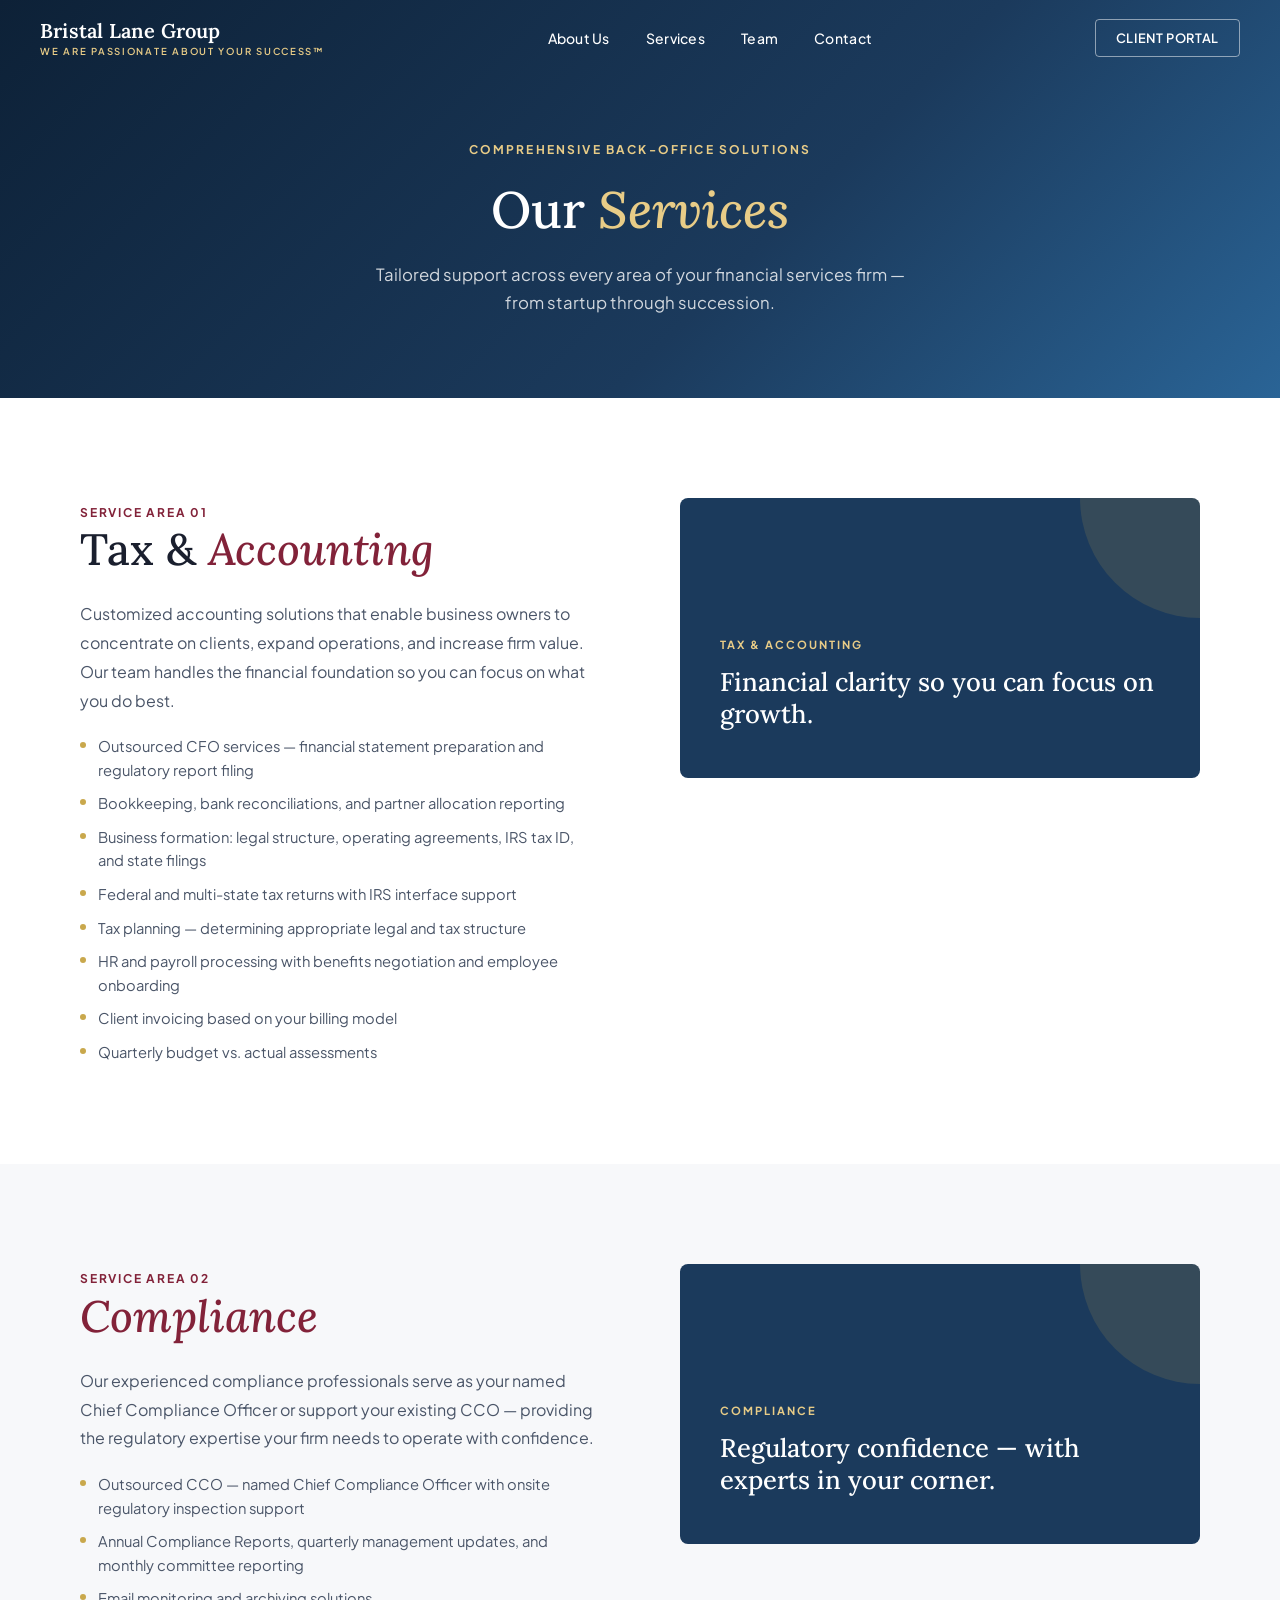
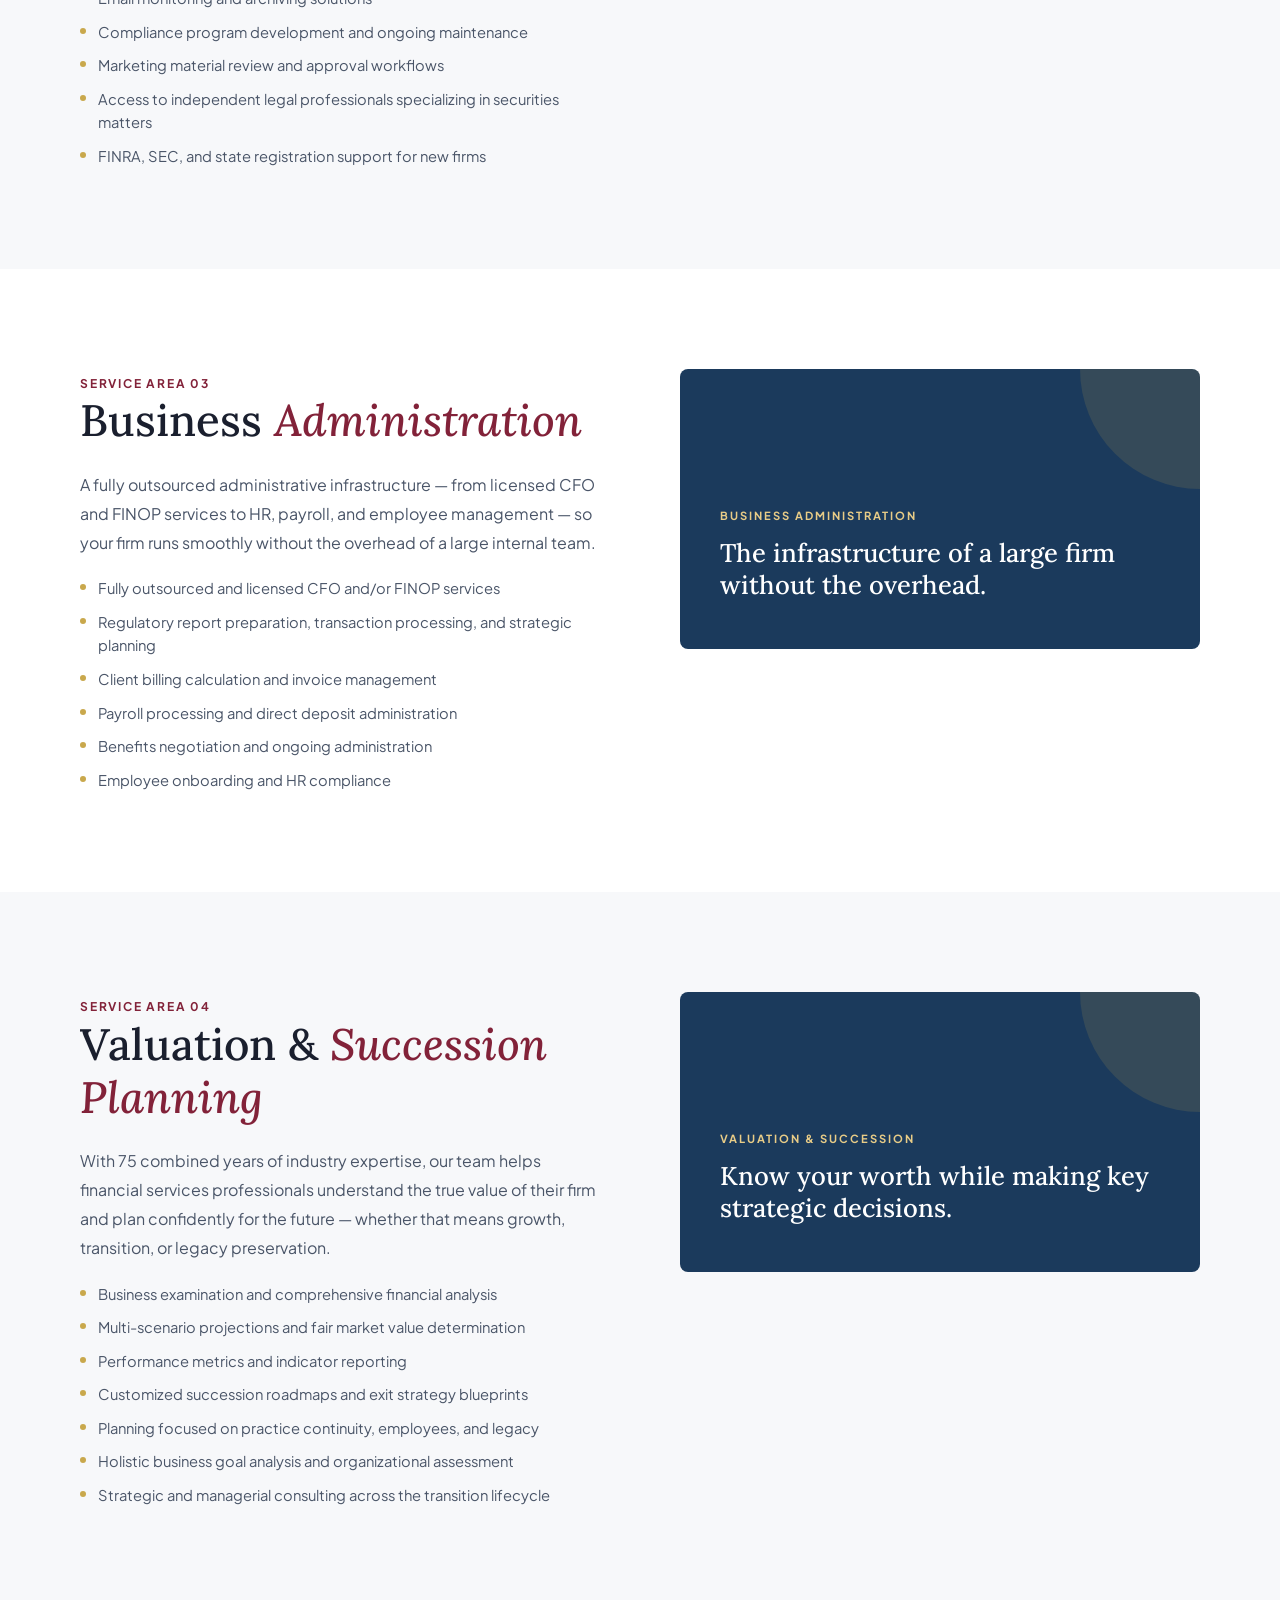
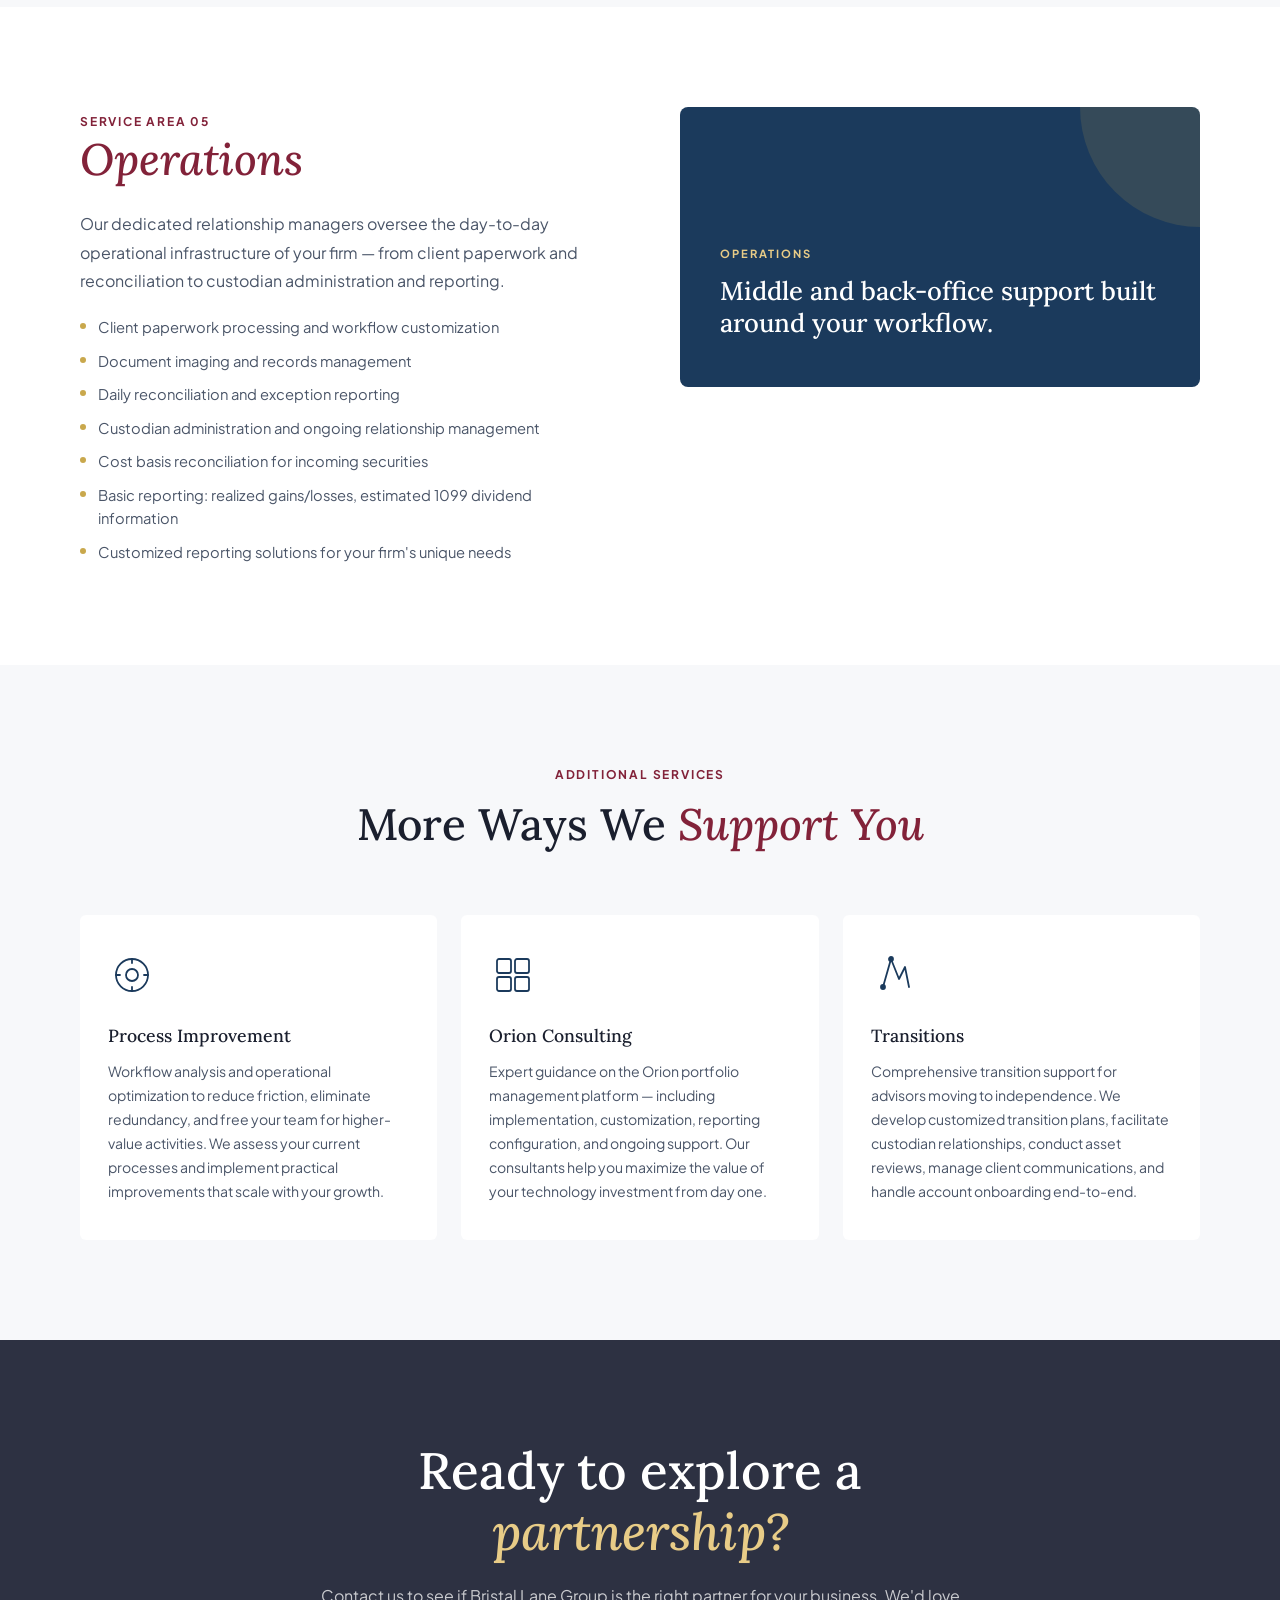
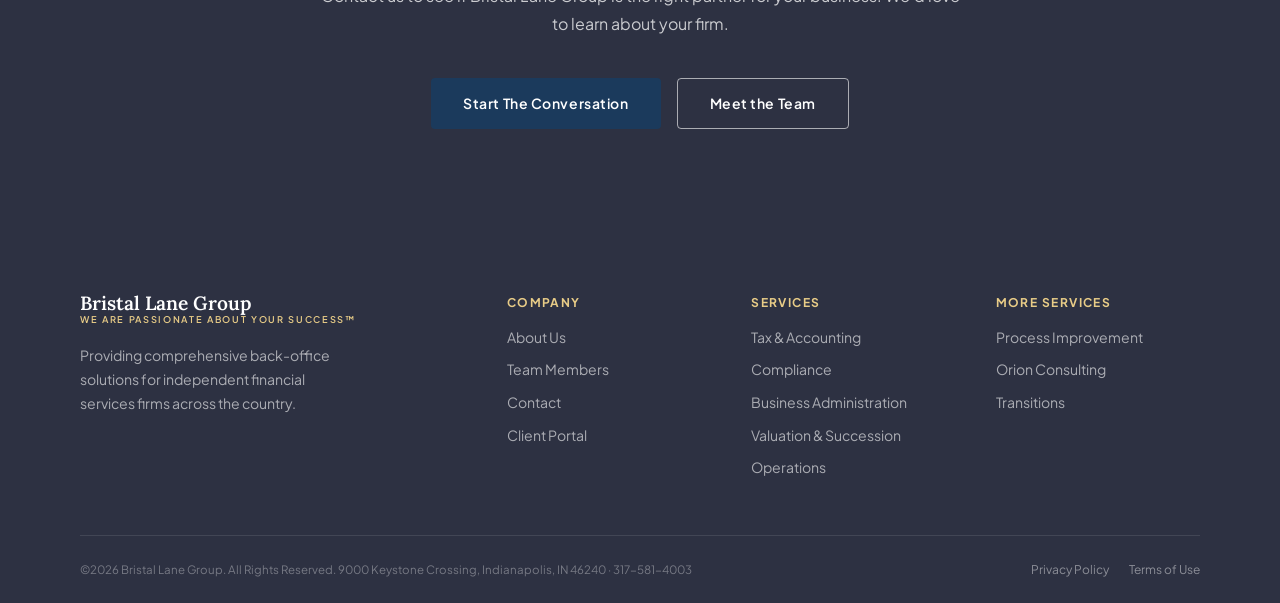
<file: services.html>
<!DOCTYPE html>
<html lang="en">
<head>
  <meta charset="UTF-8" />
  <meta name="viewport" content="width=device-width, initial-scale=1.0" />
  <title>Services — Bristal Lane Group</title>
  <link rel="preconnect" href="https://fonts.googleapis.com" />
  <link rel="preconnect" href="https://fonts.gstatic.com" crossorigin />
  <link href="https://fonts.googleapis.com/css2?family=Lora:ital,wght@0,400;0,500;0,600;0,700;1,400;1,500&family=Plus+Jakarta+Sans:wght@300;400;500;600;700&display=swap" rel="stylesheet" />
  <link rel="stylesheet" href="styles.css" />
  <style>
    .service-detail-section { padding: var(--section-pad) 0; }
    .service-detail-section:nth-child(even) { background: var(--grey-bg); }
    .service-detail-grid {
      display: grid;
      grid-template-columns: 1fr 1fr;
      gap: 80px;
      align-items: start;
    }
    .service-detail-grid.reverse { direction: rtl; }
    .service-detail-grid.reverse > * { direction: ltr; }
    .service-detail-header { margin-bottom: 24px; }
    .service-detail-header .section-eyebrow { margin-bottom: 10px; }
    .service-bullet-list { margin-top: 20px; display: flex; flex-direction: column; gap: 10px; }
    .service-bullet-list li {
      display: flex;
      gap: 12px;
      align-items: flex-start;
      font-size: 0.92rem;
      color: var(--text-mid);
      line-height: 1.6;
    }
    .service-bullet-list li::before {
      content: '';
      width: 6px; height: 6px;
      border-radius: 50%;
      background: var(--gold);
      flex-shrink: 0;
      margin-top: 7px;
    }
    .service-icon-large {
      width: 80px; height: 80px;
      color: var(--navy);
      opacity: 0.12;
      position: absolute;
      right: 0; top: 0;
    }
    .service-detail-visual {
      position: relative;
      background: var(--navy);
      border-radius: 8px;
      padding: 48px 40px;
      color: var(--white);
      min-height: 280px;
      display: flex;
      flex-direction: column;
      justify-content: flex-end;
    }
    .service-detail-visual .vis-eyebrow {
      font-size: 0.7rem;
      font-weight: 700;
      letter-spacing: 0.18em;
      text-transform: uppercase;
      color: var(--gold-light);
      margin-bottom: 12px;
    }
    .service-detail-visual h3 {
      font-family: var(--font-serif);
      font-size: 1.6rem;
      font-weight: 500;
      line-height: 1.25;
      color: var(--white);
    }
    .service-detail-visual .vis-accent {
      position: absolute;
      top: 0; right: 0;
      width: 120px; height: 120px;
      background: rgba(201,168,76,0.15);
      border-radius: 0 8px 0 100%;
    }
    @media (max-width: 1024px) {
      .service-detail-grid { grid-template-columns: 1fr; gap: 40px; }
      .service-detail-grid.reverse { direction: ltr; }
    }
  </style>
</head>
<body>

  <header class="site-header" id="site-header">
    <div class="nav-container">
      <a href="index.html" class="nav-logo">
        <div class="nav-logo-text">
          <span class="logo-name">Bristal Lane Group</span>
          <span class="logo-tagline">We are passionate about your success™</span>
        </div>
      </a>
      <nav class="nav-links">
        <a href="about.html">About Us</a>
        <a href="services.html">Services</a>
        <a href="team.html">Team</a>
        <a href="index.html#contact">Contact</a>
      </nav>
      <div class="nav-actions">
        <a href="https://www.onvio.us" class="btn-login" target="_blank" rel="noopener">Client Portal</a>
        <button class="nav-hamburger" id="nav-hamburger" aria-label="Open menu">
          <span></span><span></span><span></span>
        </button>
      </div>
    </div>
    <div class="mobile-menu" id="mobile-menu">
      <a href="about.html">About Us</a>
      <a href="services.html">Services</a>
      <a href="team.html">Team</a>
      <a href="index.html#contact">Contact</a>
      <a href="https://www.onvio.us" class="mobile-login" target="_blank" rel="noopener">Client Portal</a>
    </div>
  </header>

  <div class="page-hero">
    <div class="container">
      <p class="hero-eyebrow">Comprehensive Back-Office Solutions</p>
      <h1 class="section-heading light">Our <em>Services</em></h1>
      <p class="section-sub" style="color:rgba(255,255,255,0.8)">Tailored support across every area of your financial services firm — from startup through succession.</p>
    </div>
  </div>

  <!-- TAX & ACCOUNTING -->
  <section class="service-detail-section" id="tax-accounting">
    <div class="container">
      <div class="service-detail-grid">
        <div data-reveal>
          <div class="service-detail-header">
            <span class="section-eyebrow">Service Area 01</span>
            <h2 class="section-heading">Tax &amp; <em>Accounting</em></h2>
          </div>
          <p class="body-copy">Customized accounting solutions that enable business owners to concentrate on clients, expand operations, and increase firm value. Our team handles the financial foundation so you can focus on what you do best.</p>
          <ul class="service-bullet-list">
            <li>Outsourced CFO services — financial statement preparation and regulatory report filing</li>
            <li>Bookkeeping, bank reconciliations, and partner allocation reporting</li>
            <li>Business formation: legal structure, operating agreements, IRS tax ID, and state filings</li>
            <li>Federal and multi-state tax returns with IRS interface support</li>
            <li>Tax planning — determining appropriate legal and tax structure</li>
            <li>HR and payroll processing with benefits negotiation and employee onboarding</li>
            <li>Client invoicing based on your billing model</li>
            <li>Quarterly budget vs. actual assessments</li>
          </ul>
        </div>
        <div class="service-detail-visual" data-reveal>
          <div class="vis-accent"></div>
          <p class="vis-eyebrow">Tax &amp; Accounting</p>
          <h3>Financial clarity so you can focus on growth.</h3>
        </div>
      </div>
    </div>
  </section>

  <!-- COMPLIANCE -->
  <section class="service-detail-section" id="compliance">
    <div class="container">
      <div class="service-detail-grid reverse">
        <div class="service-detail-visual" data-reveal>
          <div class="vis-accent"></div>
          <p class="vis-eyebrow">Compliance</p>
          <h3>Regulatory confidence — with experts in your corner.</h3>
        </div>
        <div data-reveal>
          <div class="service-detail-header">
            <span class="section-eyebrow">Service Area 02</span>
            <h2 class="section-heading"><em>Compliance</em></h2>
          </div>
          <p class="body-copy">Our experienced compliance professionals serve as your named Chief Compliance Officer or support your existing CCO — providing the regulatory expertise your firm needs to operate with confidence.</p>
          <ul class="service-bullet-list">
            <li>Outsourced CCO — named Chief Compliance Officer with onsite regulatory inspection support</li>
            <li>Annual Compliance Reports, quarterly management updates, and monthly committee reporting</li>
            <li>Email monitoring and archiving solutions</li>
            <li>Compliance program development and ongoing maintenance</li>
            <li>Marketing material review and approval workflows</li>
            <li>Access to independent legal professionals specializing in securities matters</li>
            <li>FINRA, SEC, and state registration support for new firms</li>
          </ul>
        </div>
      </div>
    </div>
  </section>

  <!-- BUSINESS ADMINISTRATION -->
  <section class="service-detail-section" id="business-administration">
    <div class="container">
      <div class="service-detail-grid">
        <div data-reveal>
          <div class="service-detail-header">
            <span class="section-eyebrow">Service Area 03</span>
            <h2 class="section-heading">Business <em>Administration</em></h2>
          </div>
          <p class="body-copy">A fully outsourced administrative infrastructure — from licensed CFO and FINOP services to HR, payroll, and employee management — so your firm runs smoothly without the overhead of a large internal team.</p>
          <ul class="service-bullet-list">
            <li>Fully outsourced and licensed CFO and/or FINOP services</li>
            <li>Regulatory report preparation, transaction processing, and strategic planning</li>
            <li>Client billing calculation and invoice management</li>
            <li>Payroll processing and direct deposit administration</li>
            <li>Benefits negotiation and ongoing administration</li>
            <li>Employee onboarding and HR compliance</li>
          </ul>
        </div>
        <div class="service-detail-visual" data-reveal>
          <div class="vis-accent"></div>
          <p class="vis-eyebrow">Business Administration</p>
          <h3>The infrastructure of a large firm without the overhead.</h3>
        </div>
      </div>
    </div>
  </section>

  <!-- VALUATION & SUCCESSION -->
  <section class="service-detail-section" id="valuation-succession">
    <div class="container">
      <div class="service-detail-grid reverse">
        <div class="service-detail-visual" data-reveal>
          <div class="vis-accent"></div>
          <p class="vis-eyebrow">Valuation &amp; Succession</p>
          <h3>Know your worth while making key strategic decisions.</h3>
        </div>
        <div data-reveal>
          <div class="service-detail-header">
            <span class="section-eyebrow">Service Area 04</span>
            <h2 class="section-heading">Valuation &amp; <em>Succession Planning</em></h2>
          </div>
          <p class="body-copy">With 75 combined years of industry expertise, our team helps financial services professionals understand the true value of their firm and plan confidently for the future — whether that means growth, transition, or legacy preservation.</p>
          <ul class="service-bullet-list">
            <li>Business examination and comprehensive financial analysis</li>
            <li>Multi-scenario projections and fair market value determination</li>
            <li>Performance metrics and indicator reporting</li>
            <li>Customized succession roadmaps and exit strategy blueprints</li>
            <li>Planning focused on practice continuity, employees, and legacy</li>
            <li>Holistic business goal analysis and organizational assessment</li>
            <li>Strategic and managerial consulting across the transition lifecycle</li>
          </ul>
        </div>
      </div>
    </div>
  </section>

  <!-- OPERATIONS -->
  <section class="service-detail-section" id="operations">
    <div class="container">
      <div class="service-detail-grid">
        <div data-reveal>
          <div class="service-detail-header">
            <span class="section-eyebrow">Service Area 05</span>
            <h2 class="section-heading"><em>Operations</em></h2>
          </div>
          <p class="body-copy">Our dedicated relationship managers oversee the day-to-day operational infrastructure of your firm — from client paperwork and reconciliation to custodian administration and reporting.</p>
          <ul class="service-bullet-list">
            <li>Client paperwork processing and workflow customization</li>
            <li>Document imaging and records management</li>
            <li>Daily reconciliation and exception reporting</li>
            <li>Custodian administration and ongoing relationship management</li>
            <li>Cost basis reconciliation for incoming securities</li>
            <li>Basic reporting: realized gains/losses, estimated 1099 dividend information</li>
            <li>Customized reporting solutions for your firm's unique needs</li>
          </ul>
        </div>
        <div class="service-detail-visual" data-reveal>
          <div class="vis-accent"></div>
          <p class="vis-eyebrow">Operations</p>
          <h3>Middle and back-office support built around your workflow.</h3>
        </div>
      </div>
    </div>
  </section>

  <!-- PROCESS IMPROVEMENT + ORION + TRANSITIONS -->
  <section class="services-section" id="additional-services" style="background:var(--grey-bg);">
    <div class="container">
      <div class="section-header" data-reveal>
        <span class="section-eyebrow">Additional Services</span>
        <h2 class="section-heading">More Ways We <em>Support You</em></h2>
      </div>
      <div class="services-grid" style="grid-template-columns:repeat(3,1fr);">
        <div class="service-card" data-reveal>
          <svg class="service-icon" viewBox="0 0 48 48" fill="none" stroke="currentColor" stroke-width="1.8" stroke-linecap="round" stroke-linejoin="round">
            <circle cx="24" cy="24" r="16"/><path d="M24 8v4M24 36v4M8 24h4M36 24h4"/><circle cx="24" cy="24" r="6"/>
          </svg>
          <h3>Process Improvement</h3>
          <p>Workflow analysis and operational optimization to reduce friction, eliminate redundancy, and free your team for higher-value activities. We assess your current processes and implement practical improvements that scale with your growth.</p>
        </div>
        <div class="service-card" data-reveal>
          <svg class="service-icon" viewBox="0 0 48 48" fill="none" stroke="currentColor" stroke-width="1.8" stroke-linecap="round" stroke-linejoin="round">
            <rect x="8" y="8" width="14" height="14" rx="2"/><rect x="26" y="8" width="14" height="14" rx="2"/><rect x="8" y="26" width="14" height="14" rx="2"/><rect x="26" y="26" width="14" height="14" rx="2"/>
          </svg>
          <h3>Orion Consulting</h3>
          <p>Expert guidance on the Orion portfolio management platform — including implementation, customization, reporting configuration, and ongoing support. Our consultants help you maximize the value of your technology investment from day one.</p>
        </div>
        <div class="service-card" data-reveal>
          <svg class="service-icon" viewBox="0 0 48 48" fill="none" stroke="currentColor" stroke-width="1.8" stroke-linecap="round" stroke-linejoin="round">
            <path d="M12 36l8-28 8 20 6-12 4 20"/><circle cx="12" cy="36" r="2" fill="currentColor"/><circle cx="20" cy="8" r="2" fill="currentColor"/>
          </svg>
          <h3>Transitions</h3>
          <p>Comprehensive transition support for advisors moving to independence. We develop customized transition plans, facilitate custodian relationships, conduct asset reviews, manage client communications, and handle account onboarding end-to-end.</p>
        </div>
      </div>
    </div>
  </section>

  <!-- CTA -->
  <section class="cta-banner">
    <div class="container">
      <div class="cta-inner" data-reveal>
        <h2>Ready to explore a <em>partnership?</em></h2>
        <p>Contact us to see if Bristal Lane Group is the right partner for your business. We'd love to learn about your firm.</p>
        <div class="cta-buttons">
          <a href="index.html#contact" class="btn-primary">Start The Conversation</a>
          <a href="team.html" class="btn-outline">Meet the Team</a>
        </div>
      </div>
    </div>
  </section>

  <footer class="site-footer">
    <div class="container">
      <div class="footer-top">
        <div class="footer-brand">
          <div class="footer-logo-text">
            <span class="logo-name">Bristal Lane Group</span>
            <span class="logo-tagline">We are passionate about your success™</span>
          </div>
          <p>Providing comprehensive back-office solutions for independent financial services firms across the country.</p>
        </div>
        <div class="footer-links">
          <div class="footer-col">
            <h4>Company</h4>
            <a href="about.html">About Us</a>
            <a href="team.html">Team Members</a>
            <a href="index.html#contact">Contact</a>
            <a href="https://www.onvio.us" target="_blank" rel="noopener">Client Portal</a>
          </div>
          <div class="footer-col">
            <h4>Services</h4>
            <a href="services.html">Tax &amp; Accounting</a>
            <a href="services.html">Compliance</a>
            <a href="services.html">Business Administration</a>
            <a href="services.html">Valuation &amp; Succession</a>
            <a href="services.html">Operations</a>
          </div>
          <div class="footer-col">
            <h4>More Services</h4>
            <a href="services.html">Process Improvement</a>
            <a href="services.html">Orion Consulting</a>
            <a href="services.html">Transitions</a>
          </div>
        </div>
      </div>
      <div class="footer-bottom">
        <p class="footer-legal">&copy;2026 Bristal Lane Group. All Rights Reserved. 9000 Keystone Crossing, Indianapolis, IN 46240 &middot; 317-581-4003</p>
        <div class="footer-bottom-links">
          <a href="#">Privacy Policy</a>
          <a href="#">Terms of Use</a>
        </div>
      </div>
    </div>
  </footer>

  <script src="main.js"></script>
</body>
</html>
</file>
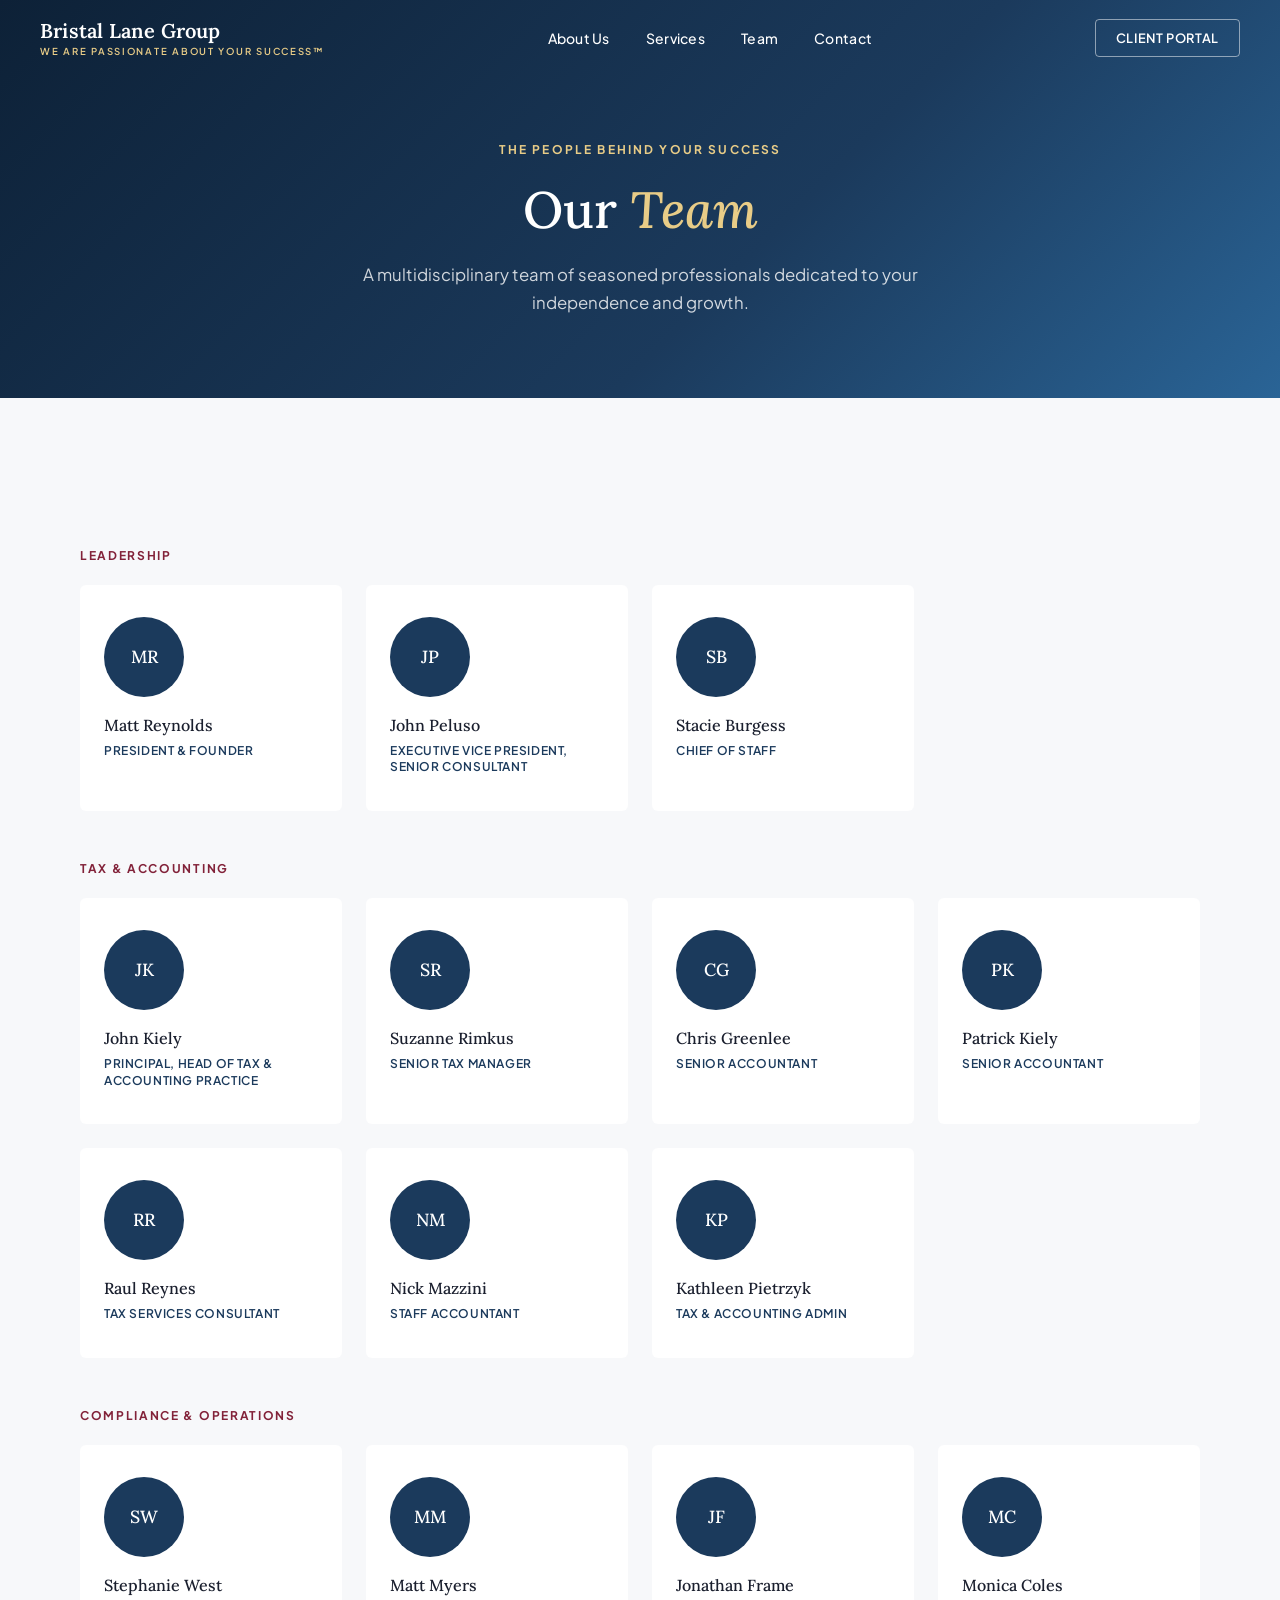
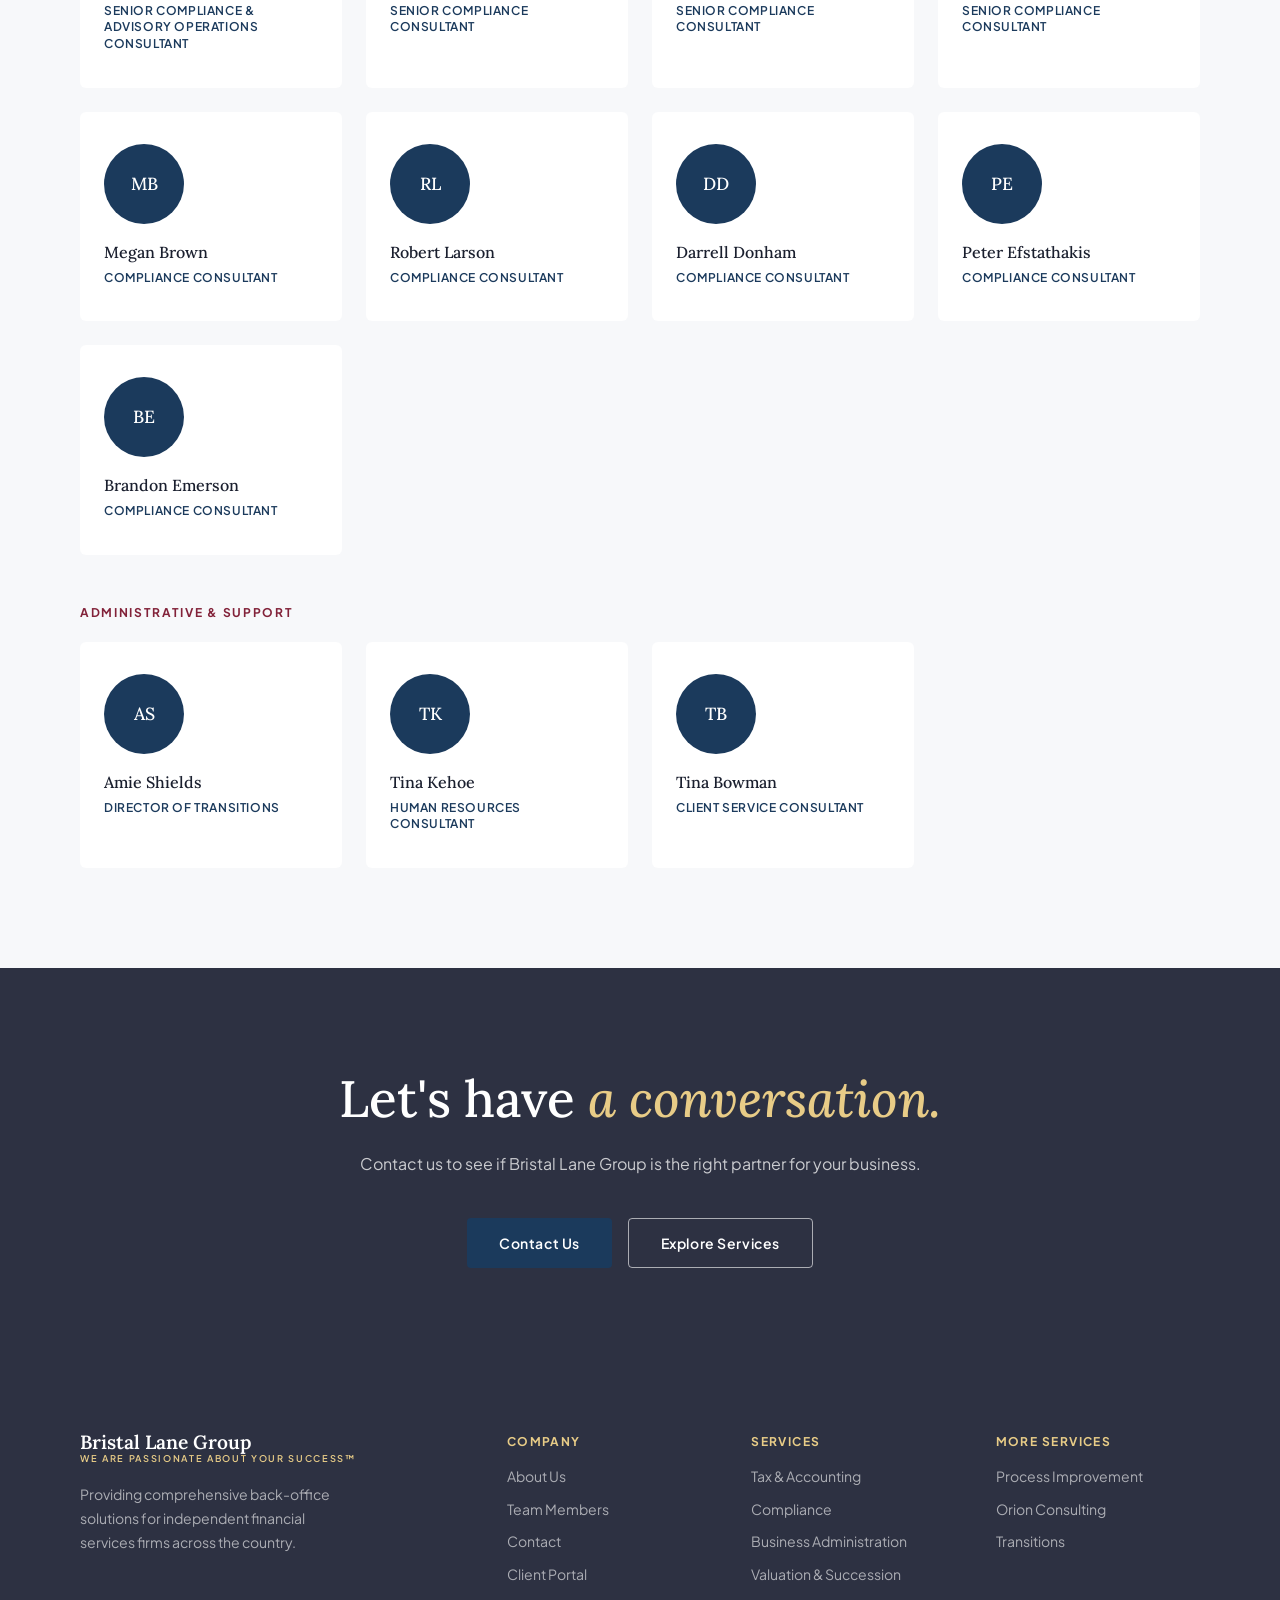
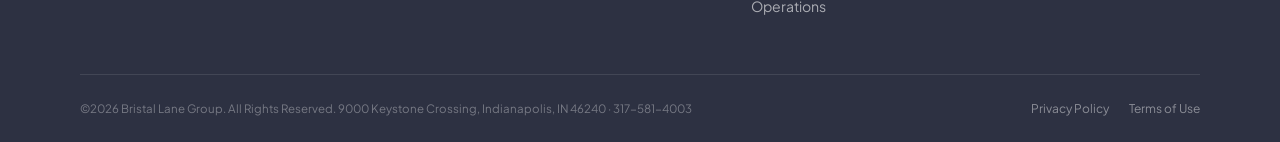
<file: team.html>
<!DOCTYPE html>
<html lang="en">
<head>
  <meta charset="UTF-8" />
  <meta name="viewport" content="width=device-width, initial-scale=1.0" />
  <title>Team — Bristal Lane Group</title>
  <link rel="preconnect" href="https://fonts.googleapis.com" />
  <link rel="preconnect" href="https://fonts.gstatic.com" crossorigin />
  <link href="https://fonts.googleapis.com/css2?family=Lora:ital,wght@0,400;0,500;0,600;0,700;1,400;1,500&family=Plus+Jakarta+Sans:wght@300;400;500;600;700&display=swap" rel="stylesheet" />
  <link rel="stylesheet" href="styles.css" />
  <style>
    .team-page-grid {
      display: grid;
      grid-template-columns: repeat(4, 1fr);
      gap: 24px;
    }
    .team-page-card {
      background: var(--white);
      border-radius: 6px;
      padding: 32px 24px;
      border-bottom: 3px solid transparent;
      transition: transform var(--transition), box-shadow var(--transition), border-color var(--transition);
    }
    .team-page-card:hover {
      transform: translateY(-4px);
      box-shadow: 0 12px 40px rgba(0,0,0,0.08);
      border-color: var(--crimson);
    }
    .team-page-card .team-avatar {
      width: 80px; height: 80px;
      border-radius: 50%;
      background: var(--navy);
      display: flex;
      align-items: center;
      justify-content: center;
      font-family: var(--font-serif);
      font-size: 1.1rem;
      color: var(--white);
      font-weight: 500;
      margin-bottom: 16px;
      overflow: hidden;
      flex-shrink: 0;
    }
    .team-page-card .team-avatar img {
      width: 100%; height: 100%;
      object-fit: cover;
      object-position: center top;
      border-radius: 50%;
    }
    .team-page-card h3 {
      font-family: var(--font-serif);
      font-size: 1rem;
      font-weight: 500;
      color: var(--text-dark);
      margin-bottom: 4px;
    }
    .team-page-card .team-title {
      font-size: 0.75rem;
      font-weight: 600;
      letter-spacing: 0.05em;
      text-transform: uppercase;
      color: var(--navy);
      line-height: 1.4;
    }
    .team-dept-label {
      font-size: 0.75rem;
      font-weight: 700;
      letter-spacing: 0.14em;
      text-transform: uppercase;
      color: var(--crimson);
      margin: 48px 0 20px;
    }
    @media (max-width: 1024px) {
      .team-page-grid { grid-template-columns: repeat(3, 1fr); }
    }
    @media (max-width: 768px) {
      .team-page-grid { grid-template-columns: repeat(2, 1fr); }
    }
    @media (max-width: 480px) {
      .team-page-grid { grid-template-columns: 1fr; }
    }
  </style>
</head>
<body>

  <header class="site-header" id="site-header">
    <div class="nav-container">
      <a href="index.html" class="nav-logo">
        <div class="nav-logo-text">
          <span class="logo-name">Bristal Lane Group</span>
          <span class="logo-tagline">We are passionate about your success™</span>
        </div>
      </a>
      <nav class="nav-links">
        <a href="about.html">About Us</a>
        <a href="services.html">Services</a>
        <a href="team.html">Team</a>
        <a href="index.html#contact">Contact</a>
      </nav>
      <div class="nav-actions">
        <a href="https://www.onvio.us" class="btn-login" target="_blank" rel="noopener">Client Portal</a>
        <button class="nav-hamburger" id="nav-hamburger" aria-label="Open menu">
          <span></span><span></span><span></span>
        </button>
      </div>
    </div>
    <div class="mobile-menu" id="mobile-menu">
      <a href="about.html">About Us</a>
      <a href="services.html">Services</a>
      <a href="team.html">Team</a>
      <a href="index.html#contact">Contact</a>
      <a href="https://www.onvio.us" class="mobile-login" target="_blank" rel="noopener">Client Portal</a>
    </div>
  </header>

  <div class="page-hero">
    <div class="container">
      <p class="hero-eyebrow">The People Behind Your Success</p>
      <h1 class="section-heading light">Our <em>Team</em></h1>
      <p class="section-sub" style="color:rgba(255,255,255,0.8)">A multidisciplinary team of seasoned professionals dedicated to your independence and growth.</p>
    </div>
  </div>

  <section style="padding: var(--section-pad) 0; background: var(--grey-bg);">
    <div class="container">

      <p class="team-dept-label" data-reveal>Leadership</p>
      <div class="team-page-grid">
        <div class="team-page-card" data-reveal>
          <div class="team-avatar">MR</div>
          <h3>Matt Reynolds</h3>
          <p class="team-title">President &amp; Founder</p>
        </div>
        <div class="team-page-card" data-reveal>
          <div class="team-avatar">JP</div>
          <h3>John Peluso</h3>
          <p class="team-title">Executive Vice President, Senior Consultant</p>
        </div>
        <div class="team-page-card" data-reveal>
          <div class="team-avatar">SB</div>
          <h3>Stacie Burgess</h3>
          <p class="team-title">Chief of Staff</p>
        </div>
      </div>

      <p class="team-dept-label" data-reveal>Tax &amp; Accounting</p>
      <div class="team-page-grid">
        <div class="team-page-card" data-reveal>
          <div class="team-avatar">JK</div>
          <h3>John Kiely</h3>
          <p class="team-title">Principal, Head of Tax &amp; Accounting Practice</p>
        </div>
        <div class="team-page-card" data-reveal>
          <div class="team-avatar">SR</div>
          <h3>Suzanne Rimkus</h3>
          <p class="team-title">Senior Tax Manager</p>
        </div>
        <div class="team-page-card" data-reveal>
          <div class="team-avatar">CG</div>
          <h3>Chris Greenlee</h3>
          <p class="team-title">Senior Accountant</p>
        </div>
        <div class="team-page-card" data-reveal>
          <div class="team-avatar">PK</div>
          <h3>Patrick Kiely</h3>
          <p class="team-title">Senior Accountant</p>
        </div>
        <div class="team-page-card" data-reveal>
          <div class="team-avatar">RR</div>
          <h3>Raul Reynes</h3>
          <p class="team-title">Tax Services Consultant</p>
        </div>
        <div class="team-page-card" data-reveal>
          <div class="team-avatar">NM</div>
          <h3>Nick Mazzini</h3>
          <p class="team-title">Staff Accountant</p>
        </div>
        <div class="team-page-card" data-reveal>
          <div class="team-avatar">KP</div>
          <h3>Kathleen Pietrzyk</h3>
          <p class="team-title">Tax &amp; Accounting Admin</p>
        </div>
      </div>

      <p class="team-dept-label" data-reveal>Compliance &amp; Operations</p>
      <div class="team-page-grid">
        <div class="team-page-card" data-reveal>
          <div class="team-avatar">SW</div>
          <h3>Stephanie West</h3>
          <p class="team-title">Senior Compliance &amp; Advisory Operations Consultant</p>
        </div>
        <div class="team-page-card" data-reveal>
          <div class="team-avatar">MM</div>
          <h3>Matt Myers</h3>
          <p class="team-title">Senior Compliance Consultant</p>
        </div>
        <div class="team-page-card" data-reveal>
          <div class="team-avatar">JF</div>
          <h3>Jonathan Frame</h3>
          <p class="team-title">Senior Compliance Consultant</p>
        </div>
        <div class="team-page-card" data-reveal>
          <div class="team-avatar">MC</div>
          <h3>Monica Coles</h3>
          <p class="team-title">Senior Compliance Consultant</p>
        </div>
        <div class="team-page-card" data-reveal>
          <div class="team-avatar">MB</div>
          <h3>Megan Brown</h3>
          <p class="team-title">Compliance Consultant</p>
        </div>
        <div class="team-page-card" data-reveal>
          <div class="team-avatar">RL</div>
          <h3>Robert Larson</h3>
          <p class="team-title">Compliance Consultant</p>
        </div>
        <div class="team-page-card" data-reveal>
          <div class="team-avatar">DD</div>
          <h3>Darrell Donham</h3>
          <p class="team-title">Compliance Consultant</p>
        </div>
        <div class="team-page-card" data-reveal>
          <div class="team-avatar">PE</div>
          <h3>Peter Efstathakis</h3>
          <p class="team-title">Compliance Consultant</p>
        </div>
        <div class="team-page-card" data-reveal>
          <div class="team-avatar">BE</div>
          <h3>Brandon Emerson</h3>
          <p class="team-title">Compliance Consultant</p>
        </div>
      </div>

      <p class="team-dept-label" data-reveal>Administrative &amp; Support</p>
      <div class="team-page-grid">
        <div class="team-page-card" data-reveal>
          <div class="team-avatar">AS</div>
          <h3>Amie Shields</h3>
          <p class="team-title">Director of Transitions</p>
        </div>
        <div class="team-page-card" data-reveal>
          <div class="team-avatar">TK</div>
          <h3>Tina Kehoe</h3>
          <p class="team-title">Human Resources Consultant</p>
        </div>
        <div class="team-page-card" data-reveal>
          <div class="team-avatar">TB</div>
          <h3>Tina Bowman</h3>
          <p class="team-title">Client Service Consultant</p>
        </div>
      </div>

    </div>
  </section>

  <section class="cta-banner">
    <div class="container">
      <div class="cta-inner" data-reveal>
        <h2>Let's have <em>a conversation.</em></h2>
        <p>Contact us to see if Bristal Lane Group is the right partner for your business.</p>
        <div class="cta-buttons">
          <a href="index.html#contact" class="btn-primary">Contact Us</a>
          <a href="services.html" class="btn-outline">Explore Services</a>
        </div>
      </div>
    </div>
  </section>

  <footer class="site-footer">
    <div class="container">
      <div class="footer-top">
        <div class="footer-brand">
          <div class="footer-logo-text">
            <span class="logo-name">Bristal Lane Group</span>
            <span class="logo-tagline">We are passionate about your success™</span>
          </div>
          <p>Providing comprehensive back-office solutions for independent financial services firms across the country.</p>
        </div>
        <div class="footer-links">
          <div class="footer-col">
            <h4>Company</h4>
            <a href="about.html">About Us</a>
            <a href="team.html">Team Members</a>
            <a href="index.html#contact">Contact</a>
            <a href="https://www.onvio.us" target="_blank" rel="noopener">Client Portal</a>
          </div>
          <div class="footer-col">
            <h4>Services</h4>
            <a href="services.html">Tax &amp; Accounting</a>
            <a href="services.html">Compliance</a>
            <a href="services.html">Business Administration</a>
            <a href="services.html">Valuation &amp; Succession</a>
            <a href="services.html">Operations</a>
          </div>
          <div class="footer-col">
            <h4>More Services</h4>
            <a href="services.html">Process Improvement</a>
            <a href="services.html">Orion Consulting</a>
            <a href="services.html">Transitions</a>
          </div>
        </div>
      </div>
      <div class="footer-bottom">
        <p class="footer-legal">&copy;2026 Bristal Lane Group. All Rights Reserved. 9000 Keystone Crossing, Indianapolis, IN 46240 &middot; 317-581-4003</p>
        <div class="footer-bottom-links">
          <a href="#">Privacy Policy</a>
          <a href="#">Terms of Use</a>
        </div>
      </div>
    </div>
  </footer>

  <script src="main.js"></script>
</body>
</html>
</file>
<file: styles.css>
/* ============================================
   BRISTAL LANE GROUP — STYLES
   Brand Colors:
   --navy:       #1B3A5C
   --blue-mid:   #2A6496
   --gold:       #C9A84C
   --charcoal:   #2D3142
   --slate:      #4A5568
   --grey-light: #E2E8F0
   ============================================ */

*, *::before, *::after { box-sizing: border-box; margin: 0; padding: 0; }

:root {
  --navy:       #1B3A5C;
  --navy-dark:  #122844;
  --blue-mid:   #2A6496;
  --blue-light: #5B9EC9;
  --gold:       #C9A84C;
  --gold-light: #E8CC87;
  --crimson:    #822239;
  --crimson-light: #a62d47;
  --charcoal:   #2D3142;
  --slate:      #4A5568;
  --grey-dark:  #3D4452;
  --grey-light: #E2E8F0;
  --grey-bg:    #F7F8FA;
  --white:      #FFFFFF;
  --text-dark:  #1A1F2E;
  --text-mid:   #4A5568;
  --text-light: #8896A8;

  --font-serif: 'Lora', Georgia, serif;
  --font-sans:  'Plus Jakarta Sans', 'Avenir Next LT Pro', system-ui, sans-serif;

  --radius: 4px;
  --transition: 0.3s ease;
  --container: 1200px;
  --section-pad: 100px;
}

html { scroll-behavior: smooth; font-size: 16px; }

body {
  font-family: var(--font-sans);
  color: var(--text-dark);
  background: var(--white);
  line-height: 1.6;
  -webkit-font-smoothing: antialiased;
}

img { display: block; width: 100%; height: 100%; object-fit: cover; }
a { text-decoration: none; color: inherit; }
ul { list-style: none; }
button { cursor: pointer; border: none; background: none; font-family: inherit; }
input, select, textarea { font-family: inherit; }

.container {
  max-width: var(--container);
  margin: 0 auto;
  padding: 0 40px;
}

/* ---------- TYPOGRAPHY ---------- */
.section-eyebrow {
  font-family: var(--font-sans);
  font-size: 0.75rem;
  font-weight: 700;
  letter-spacing: 0.15em;
  text-transform: uppercase;
  color: var(--crimson);
  margin-bottom: 14px;
}
.section-eyebrow.light { color: var(--gold-light); }

.section-heading {
  font-family: var(--font-serif);
  font-size: clamp(2rem, 3.5vw, 2.75rem);
  font-weight: 500;
  line-height: 1.2;
  color: var(--text-dark);
  margin-bottom: 20px;
}
.section-heading.light { color: var(--white); }
.section-heading em { font-style: italic; color: var(--crimson); }
.section-heading.light em { color: var(--gold-light); }

.section-sub {
  font-size: 1.05rem;
  color: var(--text-mid);
  max-width: 560px;
  margin: 0 auto;
  line-height: 1.7;
}

.body-copy {
  font-size: 1rem;
  color: var(--text-mid);
  line-height: 1.8;
  margin-bottom: 16px;
}
.body-copy.light { color: rgba(255,255,255,0.82); }

/* ---------- BUTTONS ---------- */
.btn-primary {
  display: inline-flex;
  align-items: center;
  gap: 8px;
  background: var(--navy);
  color: var(--white);
  font-family: var(--font-sans);
  font-size: 0.875rem;
  font-weight: 600;
  letter-spacing: 0.04em;
  padding: 14px 32px;
  border-radius: var(--radius);
  transition: background var(--transition), transform var(--transition);
}
.btn-primary:hover { background: var(--navy-dark); transform: translateY(-1px); }
.btn-primary.full-width { width: 100%; justify-content: center; }

.btn-outline {
  display: inline-flex;
  align-items: center;
  gap: 8px;
  background: transparent;
  color: var(--white);
  font-family: var(--font-sans);
  font-size: 0.875rem;
  font-weight: 600;
  letter-spacing: 0.04em;
  padding: 13px 32px;
  border-radius: var(--radius);
  border: 1.5px solid rgba(255,255,255,0.6);
  transition: border-color var(--transition), background var(--transition);
}
.btn-outline:hover { border-color: var(--white); background: rgba(255,255,255,0.08); }

.btn-text-link {
  display: inline-flex;
  align-items: center;
  gap: 6px;
  font-family: var(--font-sans);
  font-size: 0.875rem;
  font-weight: 600;
  color: var(--navy);
  letter-spacing: 0.02em;
  transition: gap var(--transition), color var(--transition);
}
.btn-text-link:hover { gap: 10px; color: var(--navy-dark); }
.btn-text-link .arrow { transition: transform var(--transition); }
.btn-text-link:hover .arrow { transform: translateX(3px); }
.btn-text-link.small { font-size: 0.8rem; }

/* ---------- NAVIGATION ---------- */
.site-header {
  position: fixed;
  top: 0; left: 0; right: 0;
  z-index: 100;
  transition: background var(--transition), box-shadow var(--transition);
}
.site-header.scrolled {
  background: var(--white);
  box-shadow: 0 1px 0 rgba(0,0,0,0.08);
}

.nav-container {
  display: flex;
  align-items: center;
  justify-content: space-between;
  height: 76px;
  padding: 0 40px;
  max-width: 1400px;
  margin: 0 auto;
}

.nav-logo {
  flex-shrink: 0;
  display: flex;
  align-items: center;
}
.nav-logo-text {
  display: flex;
  flex-direction: column;
  line-height: 1.1;
}
.nav-logo-text .logo-name {
  font-family: var(--font-serif);
  font-size: 1.25rem;
  font-weight: 600;
  color: var(--white);
  letter-spacing: 0.01em;
  transition: color var(--transition);
}
.nav-logo-text .logo-tagline {
  font-size: 0.6rem;
  font-weight: 600;
  letter-spacing: 0.18em;
  margin-top: 4px;
  text-transform: uppercase;
  color: var(--gold-light);
  transition: color var(--transition);
}
.site-header.scrolled .nav-logo-text .logo-name { color: var(--navy); }
.site-header.scrolled .nav-logo-text .logo-tagline { color: var(--gold); }

.nav-links {
  display: flex;
  align-items: center;
  gap: 36px;
}
.nav-links a {
  font-size: 0.875rem;
  font-weight: 500;
  color: var(--white);
  letter-spacing: 0.02em;
  transition: color var(--transition);
  position: relative;
}
.nav-links a::after {
  content: '';
  position: absolute;
  bottom: -3px; left: 0;
  width: 0; height: 1.5px;
  background: var(--gold-light);
  transition: width var(--transition);
}
.nav-links a:hover::after { width: 100%; }
.site-header.scrolled .nav-links a { color: var(--text-dark); }
.site-header.scrolled .nav-links a::after { background: var(--crimson); }

.nav-actions { display: flex; align-items: center; gap: 16px; }

.btn-login {
  font-size: 0.8rem;
  font-weight: 600;
  letter-spacing: 0.05em;
  text-transform: uppercase;
  color: var(--white);
  border: 1.5px solid rgba(255,255,255,0.5);
  padding: 8px 20px;
  border-radius: var(--radius);
  transition: all var(--transition);
}
.btn-login:hover { background: var(--white); color: var(--navy); border-color: var(--white); }
.site-header.scrolled .btn-login { color: var(--navy); border-color: var(--navy); }
.site-header.scrolled .btn-login:hover { background: var(--navy); color: var(--white); }

.nav-hamburger {
  display: none;
  flex-direction: column;
  gap: 5px;
  padding: 4px;
}
.nav-hamburger span {
  display: block;
  width: 22px; height: 2px;
  background: var(--white);
  border-radius: 2px;
  transition: background var(--transition);
}
.site-header.scrolled .nav-hamburger span { background: var(--text-dark); }

.mobile-menu {
  display: none;
  flex-direction: column;
  background: var(--white);
  padding: 20px 40px 28px;
  border-top: 1px solid var(--grey-light);
  gap: 4px;
}
.mobile-menu a {
  font-size: 0.95rem;
  font-weight: 500;
  color: var(--text-dark);
  padding: 10px 0;
  border-bottom: 1px solid var(--grey-light);
}
.mobile-menu .mobile-login {
  margin-top: 12px;
  border: 1.5px solid var(--navy);
  color: var(--navy);
  border-radius: var(--radius);
  text-align: center;
  padding: 12px;
  font-weight: 600;
}
.mobile-menu.open { display: flex; }

/* ---------- HERO ---------- */
.hero {
  position: relative;
  min-height: 100vh;
  display: flex;
  align-items: center;
  overflow: hidden;
  background: linear-gradient(135deg, #0d2137 0%, #1B3A5C 50%, #2A6496 100%);
}

.hero-overlay {
  position: absolute;
  inset: 0;
  background: linear-gradient(
    105deg,
    rgba(13, 33, 55, 0.82) 0%,
    rgba(27, 58, 92, 0.65) 60%,
    rgba(42, 100, 150, 0.35) 100%
  );
  z-index: 2;
}


.hero-shapes {
  position: absolute;
  inset: 0;
  width: 100%;
  height: 100%;
  z-index: 1;
  pointer-events: none;
  overflow: hidden;
}
.hero-shapes svg {
  width: 100%;
  height: 100%;
}

/* Rings — each pulses opacity at different speeds and phases */
.hs-ring-1 {
  animation: ring-pulse 3.5s ease-in-out infinite, ring-spin 28s linear infinite;
  transform-origin: 600px 280px;
  opacity: 0.35;
}
.hs-ring-2 {
  animation: ring-pulse 2.8s ease-in-out 0.6s infinite, ring-spin 20s linear reverse infinite;
  transform-origin: 600px 280px;
  opacity: 0.25;
}
.hs-ring-3 {
  animation: ring-pulse 2.2s ease-in-out 1.2s infinite;
  opacity: 0.2;
}
.hs-dot {
  animation: dot-pulse 2.2s ease-in-out 1.2s infinite;
  opacity: 0.6;
}

/* Lines — dasharray draw/erase cycle */
.hs-line-1 {
  stroke-dasharray: 1200;
  animation: line-draw 4s ease-in-out infinite;
  opacity: 0.2;
}
.hs-line-2 {
  stroke-dasharray: 1200;
  animation: line-draw 4s ease-in-out 1.3s infinite;
  opacity: 0.15;
}
.hs-line-3 {
  stroke-dasharray: 1200;
  animation: line-draw 4s ease-in-out 2.6s infinite;
  opacity: 0.1;
}

@keyframes ring-pulse {
  0%, 100% { opacity: 0.08; }
  50%       { opacity: 0.4; }
}
@keyframes dot-pulse {
  0%, 100% { opacity: 0.2; r: 4; }
  50%       { opacity: 0.9; r: 8; }
}
@keyframes ring-spin {
  from { transform: rotate(0deg); }
  to   { transform: rotate(360deg); }
}
@keyframes line-draw {
  0%   { stroke-dashoffset: 1200; opacity: 0; }
  20%  { opacity: 0.25; }
  50%  { stroke-dashoffset: 0; opacity: 0.25; }
  80%  { opacity: 0.25; }
  100% { stroke-dashoffset: -1200; opacity: 0; }
}

.hero-content {
  position: relative;
  z-index: 3;
  max-width: var(--container);
  margin: 0 auto;
  padding: 120px 40px 80px;
  width: 100%;
}

.hero-eyebrow {
  font-size: 0.75rem;
  font-weight: 700;
  letter-spacing: 0.18em;
  text-transform: uppercase;
  color: var(--gold-light);
  margin-bottom: 20px;
  opacity: 0;
  animation: fadeUp 0.8s 0.2s forwards;
}

.hero-headline {
  font-family: var(--font-serif);
  font-size: clamp(3rem, 6vw, 5.5rem);
  font-weight: 500;
  line-height: 1.1;
  color: var(--white);
  margin-bottom: 24px;
  max-width: 680px;
  opacity: 0;
  animation: fadeUp 0.8s 0.4s forwards;
}
.hero-headline em {
  font-style: italic;
  color: var(--gold-light);
}

.hero-sub {
  font-size: 1.1rem;
  color: rgba(255,255,255,0.82);
  max-width: 520px;
  line-height: 1.75;
  margin-bottom: 40px;
  opacity: 0;
  animation: fadeUp 0.8s 0.6s forwards;
}

.hero-ctas {
  display: flex;
  gap: 16px;
  flex-wrap: wrap;
  opacity: 0;
  animation: fadeUp 0.8s 0.8s forwards;
}

.hero-scroll-indicator {
  position: absolute;
  z-index: 4;
  bottom: 36px;
  left: 50%;
  transform: translateX(-50%);
  z-index: 3;
  display: flex;
  flex-direction: column;
  align-items: center;
  gap: 8px;
  color: rgba(255,255,255,0.5);
  font-size: 0.7rem;
  letter-spacing: 0.1em;
  text-transform: uppercase;
}
.hero-scroll-indicator span {
  display: block;
  width: 1px;
  height: 40px;
  background: rgba(255,255,255,0.3);
  position: relative;
  overflow: hidden;
}
.hero-scroll-indicator span::after {
  content: '';
  position: absolute;
  top: -100%;
  left: 0;
  width: 100%;
  height: 100%;
  background: var(--gold-light);
  animation: scrollLine 1.8s ease-in-out infinite;
}

@keyframes scrollLine {
  0% { top: -100%; }
  100% { top: 100%; }
}

@keyframes fadeUp {
  from { opacity: 0; transform: translateY(24px); }
  to   { opacity: 1; transform: translateY(0); }
}

/* ---------- TRUST BAR ---------- */
.trust-bar {
  background: var(--charcoal);
  padding: 14px 0;
  overflow: hidden;
  white-space: nowrap;
}
.trust-bar-inner {
  display: inline-flex;
  gap: 28px;
  animation: marquee 28s linear infinite;
  font-size: 0.78rem;
  font-weight: 600;
  letter-spacing: 0.12em;
  text-transform: uppercase;
  color: rgba(255,255,255,0.75);
}
.trust-bar-inner .dot { color: var(--crimson); opacity: 1; }

@keyframes marquee {
  from { transform: translateX(0); }
  to   { transform: translateX(-50%); }
}

/* ---------- INTRO SECTION ---------- */
.intro-section {
  padding: var(--section-pad) 0;
  background: var(--white);
}

.intro-grid {
  display: grid;
  grid-template-columns: 1fr 1fr;
  gap: 80px;
  align-items: center;
}

.intro-text { padding-right: 20px; }
.intro-text .section-heading { margin-bottom: 24px; }

.intro-stats {
  display: grid;
  grid-template-columns: 1fr 1fr;
  gap: 16px;
}

.stat-card {
  background: var(--grey-bg);
  border-radius: 6px;
  padding: 32px 24px;
  display: flex;
  flex-direction: column;
  gap: 6px;
  border-bottom: 3px solid transparent;
  transition: border-color var(--transition), transform var(--transition);
}
.stat-card:hover { border-color: var(--crimson); transform: translateY(-2px); }
.stat-card.accent { background: var(--navy); }
.stat-card.accent .stat-number,
.stat-card.accent .stat-label { color: var(--white); }
.stat-card.accent .stat-label { opacity: 0.75; }

.stat-number {
  font-family: var(--font-serif);
  font-size: 2.4rem;
  font-weight: 600;
  color: var(--text-dark);
  line-height: 1;
}
.stat-label {
  font-size: 0.78rem;
  font-weight: 600;
  letter-spacing: 0.08em;
  text-transform: uppercase;
  color: var(--text-light);
}

/* ---------- SERVICES SECTION ---------- */
.services-section {
  padding: var(--section-pad) 0;
  background: var(--grey-bg);
}

.section-header {
  text-align: center;
  margin-bottom: 64px;
}
.section-header .section-eyebrow { display: block; }
.section-header .section-heading { margin-bottom: 16px; }

.services-grid {
  display: grid;
  grid-template-columns: repeat(4, 1fr);
  gap: 24px;
}

.service-card {
  background: var(--white);
  border-radius: 6px;
  padding: 36px 28px;
  position: relative;
  overflow: hidden;
  transition: transform var(--transition), box-shadow var(--transition);
}
.service-card::before {
  content: '';
  position: absolute;
  top: 0; left: 0; right: 0;
  height: 3px;
  background: var(--crimson);
  transform: scaleX(0);
  transform-origin: left;
  transition: transform 0.4s ease;
}
.service-card:hover { transform: translateY(-4px); box-shadow: 0 12px 40px rgba(0,0,0,0.08); }
.service-card:hover::before { transform: scaleX(1); }


.service-icon {
  width: 48px; height: 48px;
  color: var(--navy);
  margin-bottom: 20px;
}
.service-card h3 {
  font-family: var(--font-serif);
  font-size: 1.1rem;
  font-weight: 500;
  color: var(--text-dark);
  margin-bottom: 12px;
  line-height: 1.3;
}
.service-card p {
  font-size: 0.88rem;
  color: var(--text-mid);
  line-height: 1.7;
}

/* ---------- ADVISOR / ABOUT SECTION ---------- */
.about-section {
  position: relative;
  padding: var(--section-pad) 0;
  overflow: hidden;
  min-height: 620px;
  display: flex;
  align-items: center;
  background: linear-gradient(135deg, #0d2137 0%, #1B3A5C 60%, #2A6496 100%);
}

.about-overlay {
  position: absolute;
  inset: 0;
  background: linear-gradient(90deg, rgba(13,33,55,0.96) 40%, rgba(27,58,92,0.7) 100%);
}

.about-content {
  position: relative;
  z-index: 1;
  max-width: 700px;
}

.about-pillars {
  display: grid;
  grid-template-columns: repeat(3, 1fr);
  gap: 32px;
  margin: 36px 0 44px;
}

.about-pillar { position: relative; }
.pillar-line {
  width: 32px; height: 2px;
  background: var(--crimson);
  margin-bottom: 14px;
}
.about-pillar h4 {
  font-family: var(--font-serif);
  font-size: 1.05rem;
  font-weight: 500;
  color: var(--white);
  margin-bottom: 8px;
}
.about-pillar p {
  font-size: 0.88rem;
  color: rgba(255,255,255,0.72);
  line-height: 1.65;
}

/* ---------- WHY SECTION ---------- */
.why-section {
  padding: var(--section-pad) 0;
  background: var(--white);
}

.why-grid {
  display: grid;
  grid-template-columns: 1fr 1fr;
  gap: 80px;
  align-items: center;
}

.why-accent-block {
  background: var(--navy);
  color: var(--white);
  padding: 32px 36px;
  border-radius: 4px;
  margin-top: 32px;
}
.accent-quote {
  font-family: var(--font-serif);
  font-size: 1.15rem;
  font-style: italic;
  line-height: 1.6;
  color: var(--white);
  margin-bottom: 12px;
}
.accent-attr {
  font-size: 0.78rem;
  font-weight: 600;
  letter-spacing: 0.08em;
  text-transform: uppercase;
  color: var(--gold-light);
}

.why-list {
  display: flex;
  flex-direction: column;
  gap: 24px;
  margin-top: 32px;
}
.why-list li {
  display: grid;
  grid-template-columns: 32px 1fr;
  gap: 16px;
  align-items: start;
}
.why-check {
  width: 28px; height: 28px;
  background: var(--crimson);
  border-radius: 50%;
  display: flex;
  align-items: center;
  justify-content: center;
  flex-shrink: 0;
  margin-top: 2px;
}
.why-check svg {
  width: 14px; height: 14px;
  color: var(--white);
}
.why-list li strong {
  display: block;
  font-size: 0.95rem;
  font-weight: 600;
  color: var(--text-dark);
  margin-bottom: 4px;
}
.why-list li p {
  font-size: 0.88rem;
  color: var(--text-mid);
  line-height: 1.65;
}

/* ---------- TEAM SECTION ---------- */
.team-section {
  padding: var(--section-pad) 0;
  background: var(--grey-bg);
}

.team-grid {
  display: grid;
  grid-template-columns: repeat(3, 1fr);
  gap: 28px;
}

.team-card {
  background: var(--white);
  border-radius: 6px;
  padding: 32px 28px;
  transition: transform var(--transition), box-shadow var(--transition);
  border-bottom: 3px solid transparent;
}
.team-card:hover { transform: translateY(-4px); box-shadow: 0 12px 40px rgba(0,0,0,0.08); border-color: var(--navy); }

.team-avatar {
  width: 80px; height: 80px;
  border-radius: 50%;
  background: var(--navy);
  display: flex;
  align-items: center;
  justify-content: center;
  margin-bottom: 16px;
  font-family: var(--font-serif);
  font-size: 1.3rem;
  color: var(--white);
  font-weight: 500;
  flex-shrink: 0;
  overflow: hidden;
}
.team-avatar img {
  width: 100%; height: 100%;
  object-fit: cover;
  object-position: center top;
  border-radius: 50%;
}
.team-card h3 {
  font-family: var(--font-serif);
  font-size: 1.1rem;
  font-weight: 500;
  color: var(--text-dark);
  margin-bottom: 4px;
}
.team-card .team-title {
  font-size: 0.8rem;
  font-weight: 600;
  letter-spacing: 0.06em;
  text-transform: uppercase;
  color: var(--navy);
}
.team-card .team-dept {
  font-size: 0.8rem;
  color: var(--text-light);
  margin-top: 2px;
}

/* ---------- CTA BANNER ---------- */
.cta-banner {
  background: var(--charcoal);
  padding: 100px 0;
}

.cta-inner {
  text-align: center;
  max-width: 640px;
  margin: 0 auto;
}
.cta-inner h2 {
  font-family: var(--font-serif);
  font-size: clamp(2.2rem, 4vw, 3.2rem);
  font-weight: 500;
  color: var(--white);
  line-height: 1.2;
  margin-bottom: 20px;
}
.cta-inner h2 em { font-style: italic; color: var(--gold-light); }
.cta-inner p {
  font-size: 1rem;
  color: rgba(255,255,255,0.75);
  line-height: 1.75;
  margin-bottom: 40px;
}
.cta-buttons { display: flex; gap: 16px; justify-content: center; flex-wrap: wrap; }

/* ---------- CONTACT ---------- */
.contact-section {
  padding: var(--section-pad) 0;
  background: var(--white);
}

.contact-grid {
  display: grid;
  grid-template-columns: 1fr 1.4fr;
  gap: 80px;
  align-items: start;
}

.contact-details {
  display: flex;
  flex-direction: column;
  gap: 16px;
  margin-top: 32px;
}
.contact-item {
  display: flex;
  align-items: flex-start;
  gap: 12px;
  font-size: 0.9rem;
  color: var(--text-mid);
}
.contact-item svg { width: 20px; height: 20px; flex-shrink: 0; color: var(--navy); margin-top: 1px; }
.contact-item a { color: var(--navy); font-weight: 500; }
.contact-item a:hover { text-decoration: underline; }

.contact-form { display: flex; flex-direction: column; gap: 18px; }

.form-row { display: grid; grid-template-columns: 1fr 1fr; gap: 18px; }

.form-group { display: flex; flex-direction: column; gap: 6px; }
.form-group label {
  font-size: 0.8rem;
  font-weight: 600;
  letter-spacing: 0.04em;
  color: var(--text-dark);
  text-transform: uppercase;
}
.form-group input,
.form-group select,
.form-group textarea {
  padding: 12px 16px;
  border: 1.5px solid var(--grey-light);
  border-radius: var(--radius);
  font-size: 0.95rem;
  color: var(--text-dark);
  background: var(--white);
  transition: border-color var(--transition);
  outline: none;
  appearance: none;
}
.form-group input:focus,
.form-group select:focus,
.form-group textarea:focus {
  border-color: var(--navy);
  box-shadow: 0 0 0 3px rgba(27,58,92,0.08);
}
.form-group input::placeholder,
.form-group textarea::placeholder { color: #aaa; }
.form-group textarea { resize: vertical; min-height: 110px; }
.form-group select {
  background-image: url("data:image/svg+xml,%3Csvg xmlns='http://www.w3.org/2000/svg' width='12' height='8' viewBox='0 0 12 8'%3E%3Cpath d='M1 1l5 5 5-5' stroke='%234A5568' stroke-width='1.5' fill='none' stroke-linecap='round'/%3E%3C/svg%3E");
  background-repeat: no-repeat;
  background-position: right 14px center;
  padding-right: 38px;
}

/* ---------- FOOTER ---------- */
.site-footer {
  background: var(--charcoal);
  color: var(--white);
  padding: 64px 0 0;
}

.footer-top {
  display: grid;
  grid-template-columns: 1fr 2fr;
  gap: 80px;
  padding-bottom: 56px;
  border-bottom: 1px solid rgba(255,255,255,0.1);
}

.footer-brand { max-width: 280px; }
.footer-logo-text {
  display: flex;
  flex-direction: column;
  line-height: 1.1;
  margin-bottom: 20px;
}
.footer-logo-text .logo-name {
  font-family: var(--font-serif);
  font-size: 1.2rem;
  font-weight: 600;
  color: var(--white);
}
.footer-logo-text .logo-tagline {
  font-size: 0.58rem;
  font-weight: 600;
  letter-spacing: 0.18em;
  text-transform: uppercase;
  color: var(--gold-light);
}
.footer-brand p {
  font-size: 0.88rem;
  color: rgba(255,255,255,0.6);
  line-height: 1.7;
}

.footer-links {
  display: grid;
  grid-template-columns: repeat(3, 1fr);
  gap: 40px;
}
.footer-col { display: flex; flex-direction: column; gap: 10px; }
.footer-col h4 {
  font-size: 0.75rem;
  font-weight: 700;
  letter-spacing: 0.12em;
  text-transform: uppercase;
  color: var(--gold-light);
  margin-bottom: 4px;
}
.footer-col a {
  font-size: 0.88rem;
  color: rgba(255,255,255,0.6);
  transition: color var(--transition);
}
.footer-col a:hover { color: var(--white); }

.footer-bottom {
  padding: 24px 0;
  display: flex;
  align-items: center;
  justify-content: space-between;
  gap: 24px;
  flex-wrap: wrap;
}
.footer-legal {
  font-size: 0.72rem;
  color: rgba(255,255,255,0.35);
  line-height: 1.65;
  max-width: 660px;
}
.footer-bottom-links {
  display: flex;
  gap: 20px;
  flex-shrink: 0;
}
.footer-bottom-links a {
  font-size: 0.75rem;
  color: rgba(255,255,255,0.45);
  transition: color var(--transition);
}
.footer-bottom-links a:hover { color: var(--white); }

/* ---------- PAGE HERO (inner pages) ---------- */
.page-hero {
  background: linear-gradient(135deg, #0d2137 0%, #1B3A5C 60%, #2A6496 100%);
  padding: 140px 0 80px;
  text-align: center;
}
.page-hero .hero-eyebrow { opacity: 1; animation: none; }
.page-hero .section-heading.light { font-size: clamp(2.4rem, 4vw, 3.5rem); }

/* ---------- SCROLL REVEAL ---------- */
[data-reveal] {
  opacity: 0;
  transform: translateY(28px);
  transition: opacity 0.7s ease, transform 0.7s ease;
}
[data-reveal].revealed {
  opacity: 1;
  transform: translateY(0);
}

/* ---------- RESPONSIVE ---------- */
@media (max-width: 1024px) {
  .services-grid { grid-template-columns: repeat(2, 1fr); }
  .intro-grid,
  .why-grid { grid-template-columns: 1fr; gap: 48px; }
  .intro-stats { max-width: 400px; }
  .contact-grid { grid-template-columns: 1fr; gap: 48px; }
  .footer-top { grid-template-columns: 1fr; gap: 40px; }
  .team-grid { grid-template-columns: repeat(2, 1fr); }
}

@media (max-width: 768px) {
  :root { --section-pad: 64px; }
  .container { padding: 0 24px; }
  .nav-links { display: none; }
  .nav-hamburger { display: flex; }
  .nav-container { padding: 0 24px; }
  .services-grid { grid-template-columns: 1fr; }
  .about-pillars { grid-template-columns: 1fr; gap: 20px; }
  .form-row { grid-template-columns: 1fr; }
  .footer-links { grid-template-columns: 1fr 1fr; }
  .hero-headline { font-size: clamp(2.4rem, 8vw, 3.5rem); }
  .hero-ctas { flex-direction: column; align-items: flex-start; }
  .cta-buttons { flex-direction: column; align-items: center; }
  .footer-bottom { flex-direction: column; align-items: flex-start; }
  .team-grid { grid-template-columns: 1fr; }
}

@media (max-width: 480px) {
  .footer-links { grid-template-columns: 1fr; }
  .intro-stats { grid-template-columns: 1fr 1fr; max-width: 100%; }
}
</file>
